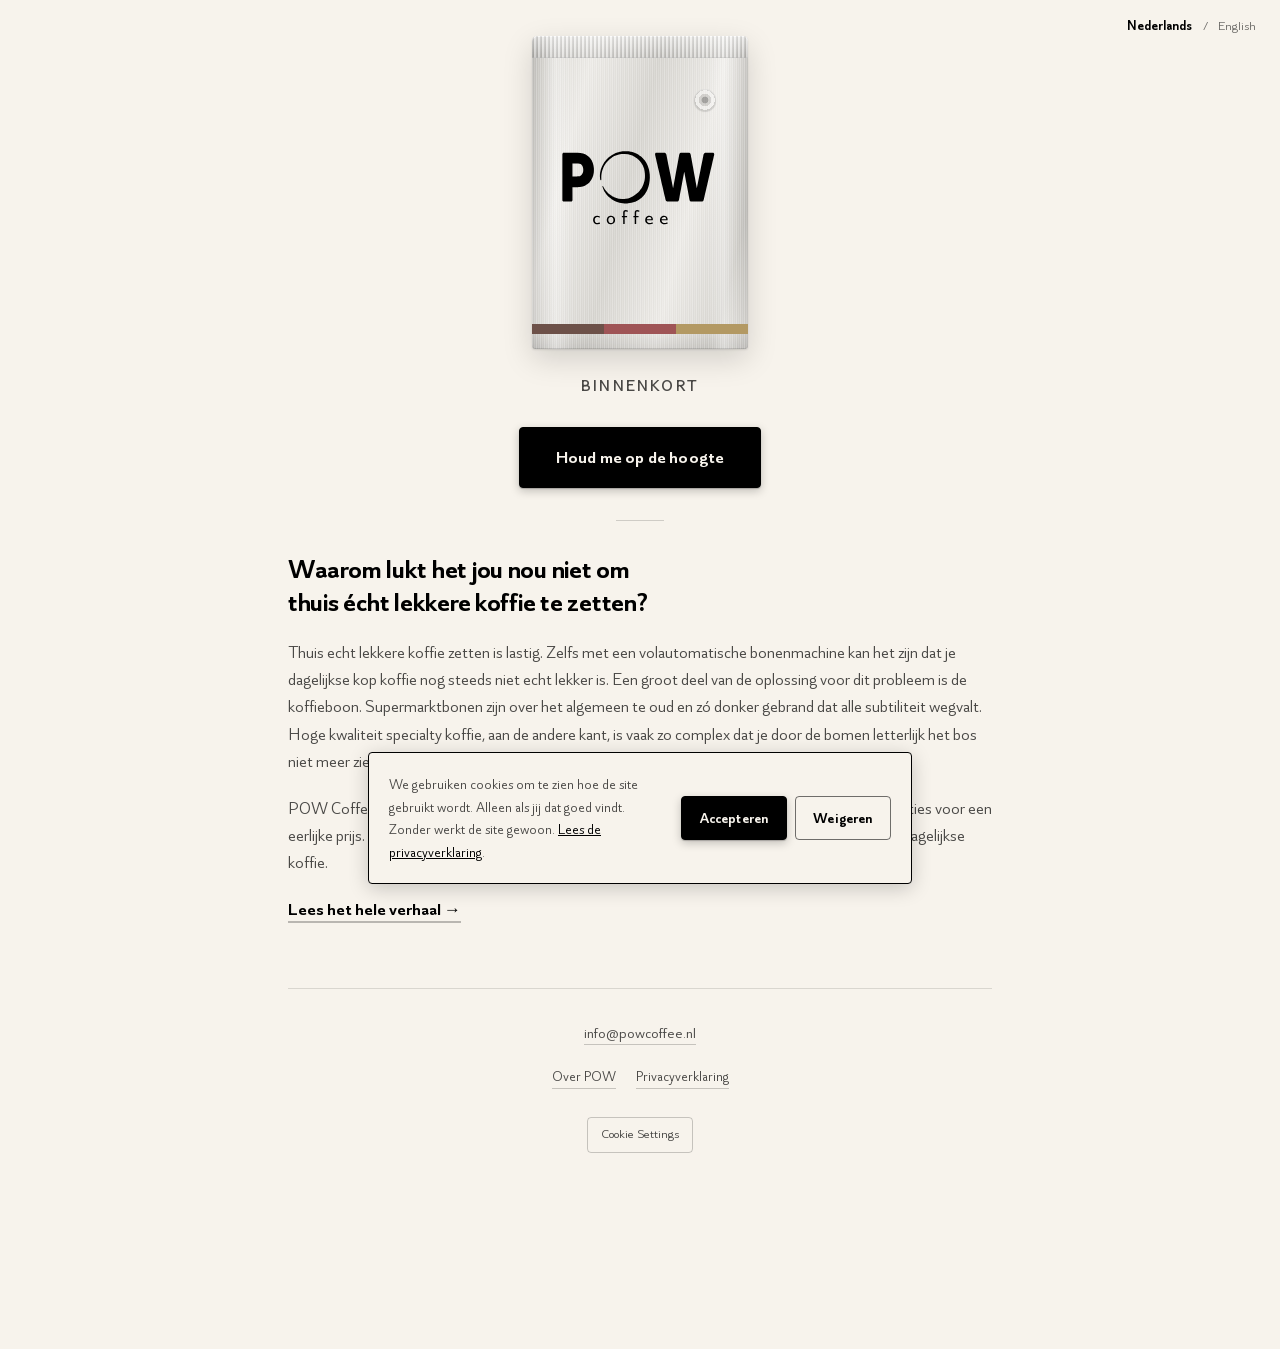
<file: index.html>
<!DOCTYPE html>
<html lang="nl">
<head>
<meta charset="utf-8">
<meta name="viewport" content="width=device-width, initial-scale=1">
<title>POW coffee — binnenkort</title>
<meta name="description" content="Verse, hoogwaardige koffie zonder complexe smaaknotities, voor een eerlijke prijs. Kies uit POW Krachtig, Rond en Fruitig. Binnenkort te bestellen.">
<link rel="icon" href="pow-mark-black.svg?v=34" type="image/svg+xml">

<meta property="og:type" content="website">
<meta property="og:title" content="POW coffee — binnenkort">
<meta property="og:description" content="Verse, hoogwaardige koffie zonder complexe smaaknotities. Kies uit POW Krachtig, Rond en Fruitig. Binnenkort.">
<meta property="og:url" content="https://powcoffee.nl/">
<meta property="og:locale" content="nl_NL">
<meta property="og:locale:alternate" content="en_GB">
<meta property="og:image" content="https://powcoffee.nl/og.png">
<meta property="og:image:type" content="image/png">
<meta property="og:image:width" content="1200">
<meta property="og:image:height" content="630">
<meta property="og:image:alt" content="POW coffee">
<meta name="twitter:card" content="summary_large_image">
<meta property="og:site_name" content="POW coffee">
<link rel="canonical" href="https://powcoffee.nl/">
<link rel="alternate" hreflang="nl" href="https://powcoffee.nl/">
<link rel="alternate" hreflang="en" href="https://powcoffee.nl/en/">
<link rel="alternate" hreflang="x-default" href="https://powcoffee.nl/">


<link rel="stylesheet" href="styles.css?v=34">


<script type="application/ld+json">
{
  "@context": "https://schema.org",
  "@type": "Organization",
  "@id": "https://powcoffee.nl/#organisatie",
  "name": "POW Coffee",
  "url": "https://powcoffee.nl/",
  "logo": "https://powcoffee.nl/pow-coffee-black.svg",
  "image": "https://powcoffee.nl/og.png",
  "email": "info@powcoffee.nl",
  "vatID": "NL005007658B67",
  "address": {
    "@type": "PostalAddress",
    "postOfficeBoxNumber": "4327",
    "postalCode": "3006 AH",
    "addressLocality": "Rotterdam",
    "addressCountry": "NL"
  }
}
</script>
</head>
<body>

<div class="utilbar utilbar--zwevend">
  <div class="lang" role="group" aria-label="Taal / Language">
    <a href="/" lang="nl" hreflang="nl" aria-current="true">Nederlands</a>
    <span class="lang__sep" aria-hidden="true">/</span>
    <a href="/en/" lang="en" hreflang="en">English</a>
  </div>
</div>

<main class="page">

  <section class="hero">

    <!-- Staande koffiezak volgens de RVS-richting uit de merkbrief: zilveren
         basiszak met een horizontale kleurbalk in de smaakfamiliekleuren als
         enige kleuraccent. De sealrand, zijvouwen en het ontgassingsventiel zijn
         decoratief en staan daarom op aria-hidden. -->
    <div class="pouch">
      <span class="pouch__seal" aria-hidden="true"></span>

      <h1 class="pouch__logo">
        <img src="pow-coffee-black.svg?v=34" alt="POW coffee" width="805" height="435">
      </h1>

      <span class="pouch__bar" aria-hidden="true">
        <span class="pouch__seg pouch__seg--krachtig"></span>
        <span class="pouch__seg pouch__seg--fruitig"></span>
        <span class="pouch__seg pouch__seg--rond"></span>
      </span>

      <span class="pouch__valve" aria-hidden="true"></span>
    </div>
    <p class="sr-only">Drie smaakfamilies: Krachtig, Fruitig en Rond.</p>

    <p class="tagline">Binnenkort</p>

    <button type="button" class="btn" id="open-form">Houd me op de hoogte</button>

  </section>

  <!-- Het verhaal is nu de waardevolste informatie die er is, dus het staat op
       de homepage en niet alleen achter een link onderaan. Dit is een kortere
       versie; het hele verhaal blijft op /over/ staan. -->
  <section class="verhaal" aria-labelledby="verhaal-kop">

    <h2 id="verhaal-kop">Waarom lukt het jou nou niet om thuis écht lekkere koffie te zetten?</h2>

    <p>
      Thuis echt lekkere koffie zetten is lastig. Zelfs met een volautomatische
      bonenmachine kan het zijn dat je dagelijkse kop koffie nog steeds niet echt
      lekker is. Een groot deel van de oplossing voor dit probleem is de
      koffieboon. Supermarktbonen zijn over het algemeen te oud en zó donker
      gebrand dat alle subtiliteit wegvalt. Hoge kwaliteit specialty koffie, aan
      de andere kant, is vaak zo complex dat je door de bomen letterlijk het bos
      niet meer ziet.
    </p>

    <p>
      POW Coffee zit precies op dit kruispunt: echt goede en verse koffie, zonder
      complexe smaaknotities voor een eerlijke prijs. Kies uit
      <strong>POW Krachtig</strong>, <strong>POW Rond</strong> en
      <strong>POW Fruitig</strong> en geniet weer echt van je dagelijkse koffie.
    </p>

    <p class="verhaal__meer">
      <a href="/over/">Lees het hele verhaal <span aria-hidden="true">&rarr;</span></a>
    </p>

  </section>

</main>

<footer class="pagefoot">

  <p class="contact"><a href="mailto:info@powcoffee.nl">info@powcoffee.nl</a></p>

  <nav class="pagelinks" aria-label="Paginanavigatie">
    <a href="/over/">Over POW</a>
    <a href="/privacy/">Privacyverklaring</a>
  </nav>

  <button type="button" class="btn-cookies" id="hs_show_banner_button">Cookie Settings</button>

</footer>

<!-- Cookiebanner. Staat er standaard in de HTML en wordt door script.js
     verborgen zodra er een keuze is gemaakt. Zo is hij meteen zichtbaar,
     ook voordat het script geladen is. -->
<div class="cookies" id="cookie-banner" role="dialog" aria-live="polite" aria-label="Cookies" hidden>
  <p class="cookies__text">
    We gebruiken cookies om te zien hoe de site gebruikt wordt. Alleen als jij
    dat goed vindt. Zonder werkt de site gewoon.
    <a href="/privacy/" target="_blank" rel="noopener">Lees de privacyverklaring</a>.
  </p>
  <div class="cookies__actions">
    <button type="button" class="btn btn--sm" id="cookie-accept">Accepteren</button>
    <button type="button" class="btn btn--sm btn--ghost" id="cookie-decline">Weigeren</button>
  </div>
</div>

<dialog class="modal" id="form-modal" aria-labelledby="modal-title">
  <div class="modal__head">
    <h2 class="modal__title" id="modal-title">Houd me op de hoogte</h2>
    <div class="modal__head-right">
      <!-- In de kop en niet onderaan: de kop blijft staan bij het scrollen,
           dus de link is altijd bereikbaar en kost geen extra hoogte.
           Nieuw tabblad, anders raakt een half ingevuld formulier kwijt. -->
      <a class="modal__privacy" href="/privacy/" target="_blank" rel="noopener">Privacyverklaring</a>
      <button type="button" class="modal__close" id="close-form" aria-label="Sluiten">&times;</button>
    </div>
  </div>

  <!-- HubSpot vult dit in zodra het script geladen is. Dat script wordt pas
       opgehaald bij de eerste klik op de knop, zodat er niets van HubSpot of
       reCAPTCHA laadt bij een gewoon paginabezoek. -->
  <div class="hs-form-frame" data-region="eu1" data-form-id="3313809b-ae9d-48c7-9a12-b1d08e2b3a7b" data-portal-id="149139429"></div>
</dialog>

<script src="script.js?v=34" defer></script>
</body>
</html>
</file>
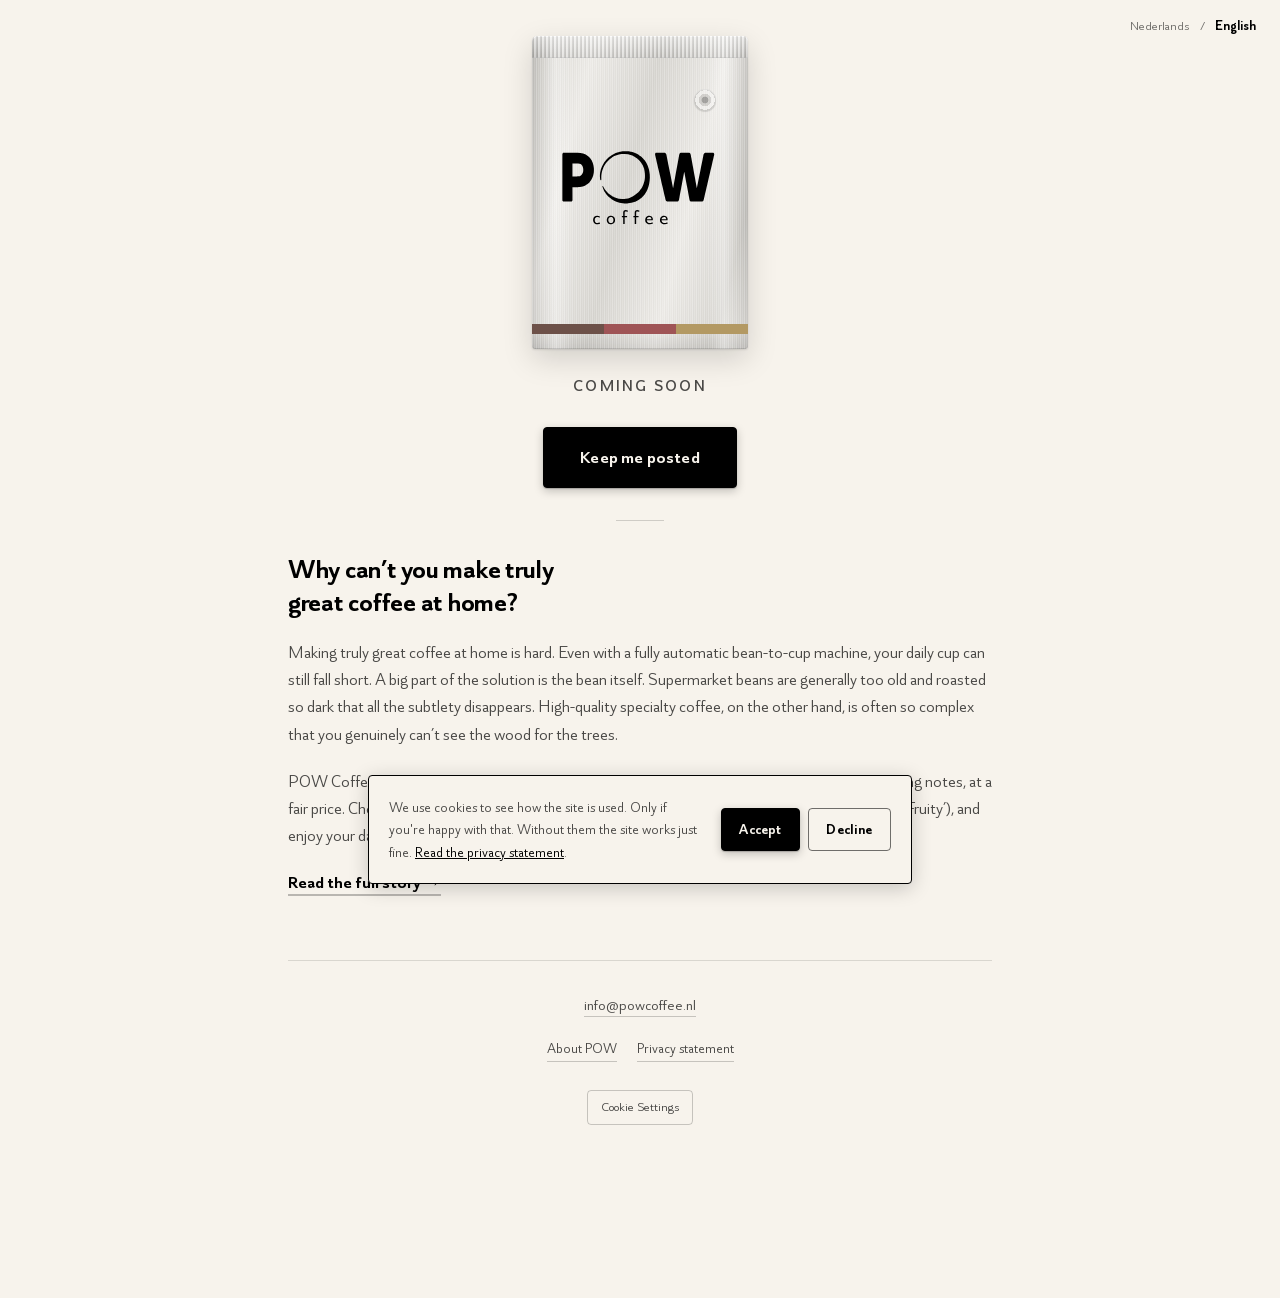
<file: en/index.html>
<!DOCTYPE html>
<html lang="en">
<head>
<meta charset="utf-8">
<meta name="viewport" content="width=device-width, initial-scale=1">
<title>POW coffee — coming soon</title>
<meta name="description" content="Fresh, high-quality coffee without complicated tasting notes, at a fair price. Choose from POW Krachtig, Rond and Fruitig. Coming soon.">
<link rel="icon" href="/pow-mark-black.svg?v=34" type="image/svg+xml">

<link rel="canonical" href="https://powcoffee.nl/en/">
<link rel="alternate" hreflang="nl" href="https://powcoffee.nl/">
<link rel="alternate" hreflang="en" href="https://powcoffee.nl/en/">
<link rel="alternate" hreflang="x-default" href="https://powcoffee.nl/">

<meta property="og:type" content="website">
<meta property="og:site_name" content="POW coffee">
<meta property="og:title" content="POW coffee — coming soon">
<meta property="og:description" content="Fresh, high-quality coffee without complicated tasting notes. Choose from POW Krachtig, Rond and Fruitig. Coming soon.">
<meta property="og:url" content="https://powcoffee.nl/en/">
<meta property="og:locale" content="en_GB">
<meta property="og:locale:alternate" content="nl_NL">
<meta property="og:image" content="https://powcoffee.nl/og.png">
<meta property="og:image:type" content="image/png">
<meta property="og:image:width" content="1200">
<meta property="og:image:height" content="630">
<meta property="og:image:alt" content="POW coffee">
<meta name="twitter:card" content="summary_large_image">

<link rel="stylesheet" href="/styles.css?v=34">

<script type="application/ld+json">
{
  "@context": "https://schema.org",
  "@type": "Organization",
  "@id": "https://powcoffee.nl/#organisatie",
  "name": "POW Coffee",
  "url": "https://powcoffee.nl/",
  "logo": "https://powcoffee.nl/pow-coffee-black.svg",
  "image": "https://powcoffee.nl/og.png",
  "email": "info@powcoffee.nl",
  "vatID": "NL005007658B67",
  "address": {
    "@type": "PostalAddress",
    "postOfficeBoxNumber": "4327",
    "postalCode": "3006 AH",
    "addressLocality": "Rotterdam",
    "addressCountry": "NL"
  }
}
</script>
</head>
<body>

<div class="utilbar utilbar--zwevend">
  <div class="lang" role="group" aria-label="Taal / Language">
    <a href="/" lang="nl" hreflang="nl">Nederlands</a>
    <span class="lang__sep" aria-hidden="true">/</span>
    <a href="/en/" lang="en" hreflang="en" aria-current="true">English</a>
  </div>
</div>

<main class="page">

  <section class="hero">

    <div class="pouch">
      <span class="pouch__seal" aria-hidden="true"></span>

      <h1 class="pouch__logo">
        <img src="/pow-coffee-black.svg?v=34" alt="POW coffee" width="805" height="435">
      </h1>

      <span class="pouch__bar" aria-hidden="true">
        <span class="pouch__seg pouch__seg--krachtig"></span>
        <span class="pouch__seg pouch__seg--fruitig"></span>
        <span class="pouch__seg pouch__seg--rond"></span>
      </span>

      <span class="pouch__valve" aria-hidden="true"></span>
    </div>
    <p class="sr-only">Three flavour families: Krachtig, Fruitig and Rond.</p>

    <p class="tagline">Coming soon</p>

    <button type="button" class="btn" id="open-form">Keep me posted</button>

  </section>

  <!-- Vertaling van de samenvatting op de Nederlandse homepage. Het hele
       verhaal staat op /en/about/. -->
  <section class="verhaal" aria-labelledby="verhaal-kop">

    <h2 id="verhaal-kop">Why can’t you make truly great coffee at home?</h2>

    <p>
      Making truly great coffee at home is hard. Even with a fully automatic
      bean-to-cup machine, your daily cup can still fall short. A big part of the
      solution is the bean itself. Supermarket beans are generally too old and
      roasted so dark that all the subtlety disappears. High-quality specialty
      coffee, on the other hand, is often so complex that you genuinely can’t see
      the wood for the trees.
    </p>

    <p>
      POW Coffee sits right at that crossroads: properly good, fresh coffee,
      without complicated tasting notes, at a fair price. Choose from
      <strong>POW <span lang="nl">Krachtig</span></strong> (‘Powerful’),
      <strong>POW <span lang="nl">Rond</span></strong> (‘Round’) and
      <strong>POW <span lang="nl">Fruitig</span></strong> (‘Fruity’), and enjoy your
      daily coffee again.
    </p>

    <p class="verhaal__meer">
      <a href="/en/about/">Read the full story <span aria-hidden="true">&rarr;</span></a>
    </p>

  </section>

</main>

<footer class="pagefoot">

  <p class="contact"><a href="mailto:info@powcoffee.nl">info@powcoffee.nl</a></p>

  <nav class="pagelinks" aria-label="Page navigation">
    <a href="/en/about/">About POW</a>
    <a href="/en/privacy/">Privacy statement</a>
  </nav>

  <button type="button" class="btn-cookies" id="hs_show_banner_button">Cookie Settings</button>

</footer>

<div class="cookies" id="cookie-banner" role="dialog" aria-live="polite" aria-label="Cookies" hidden>
  <p class="cookies__text">
    We use cookies to see how the site is used. Only if you're happy with that.
    Without them the site works just fine.
    <a href="/en/privacy/" target="_blank" rel="noopener">Read the privacy statement</a>.
  </p>
  <div class="cookies__actions">
    <button type="button" class="btn btn--sm" id="cookie-accept">Accept</button>
    <button type="button" class="btn btn--sm btn--ghost" id="cookie-decline">Decline</button>
  </div>
</div>

<dialog class="modal" id="form-modal" aria-labelledby="modal-title">
  <div class="modal__head">
    <h2 class="modal__title" id="modal-title">Keep me posted</h2>
    <div class="modal__head-right">
      <a class="modal__privacy" href="/en/privacy/" target="_blank" rel="noopener">Privacy statement</a>
      <button type="button" class="modal__close" id="close-form" aria-label="Close">&times;</button>
    </div>
  </div>

  <!-- LET OP: dit HubSpot-formulier is Nederlandstalig. Zie de README:
       een Engelse bezoeker krijgt hier nu Nederlandse velden en
       toestemmingsteksten. Maak een tweede formulier in HubSpot en zet het
       form-id hieronder om. -->
  <div class="hs-form-frame" data-region="eu1" data-form-id="3313809b-ae9d-48c7-9a12-b1d08e2b3a7b" data-portal-id="149139429"></div>
</dialog>

<script src="/script.js?v=34" defer></script>
</body>
</html>
</file>
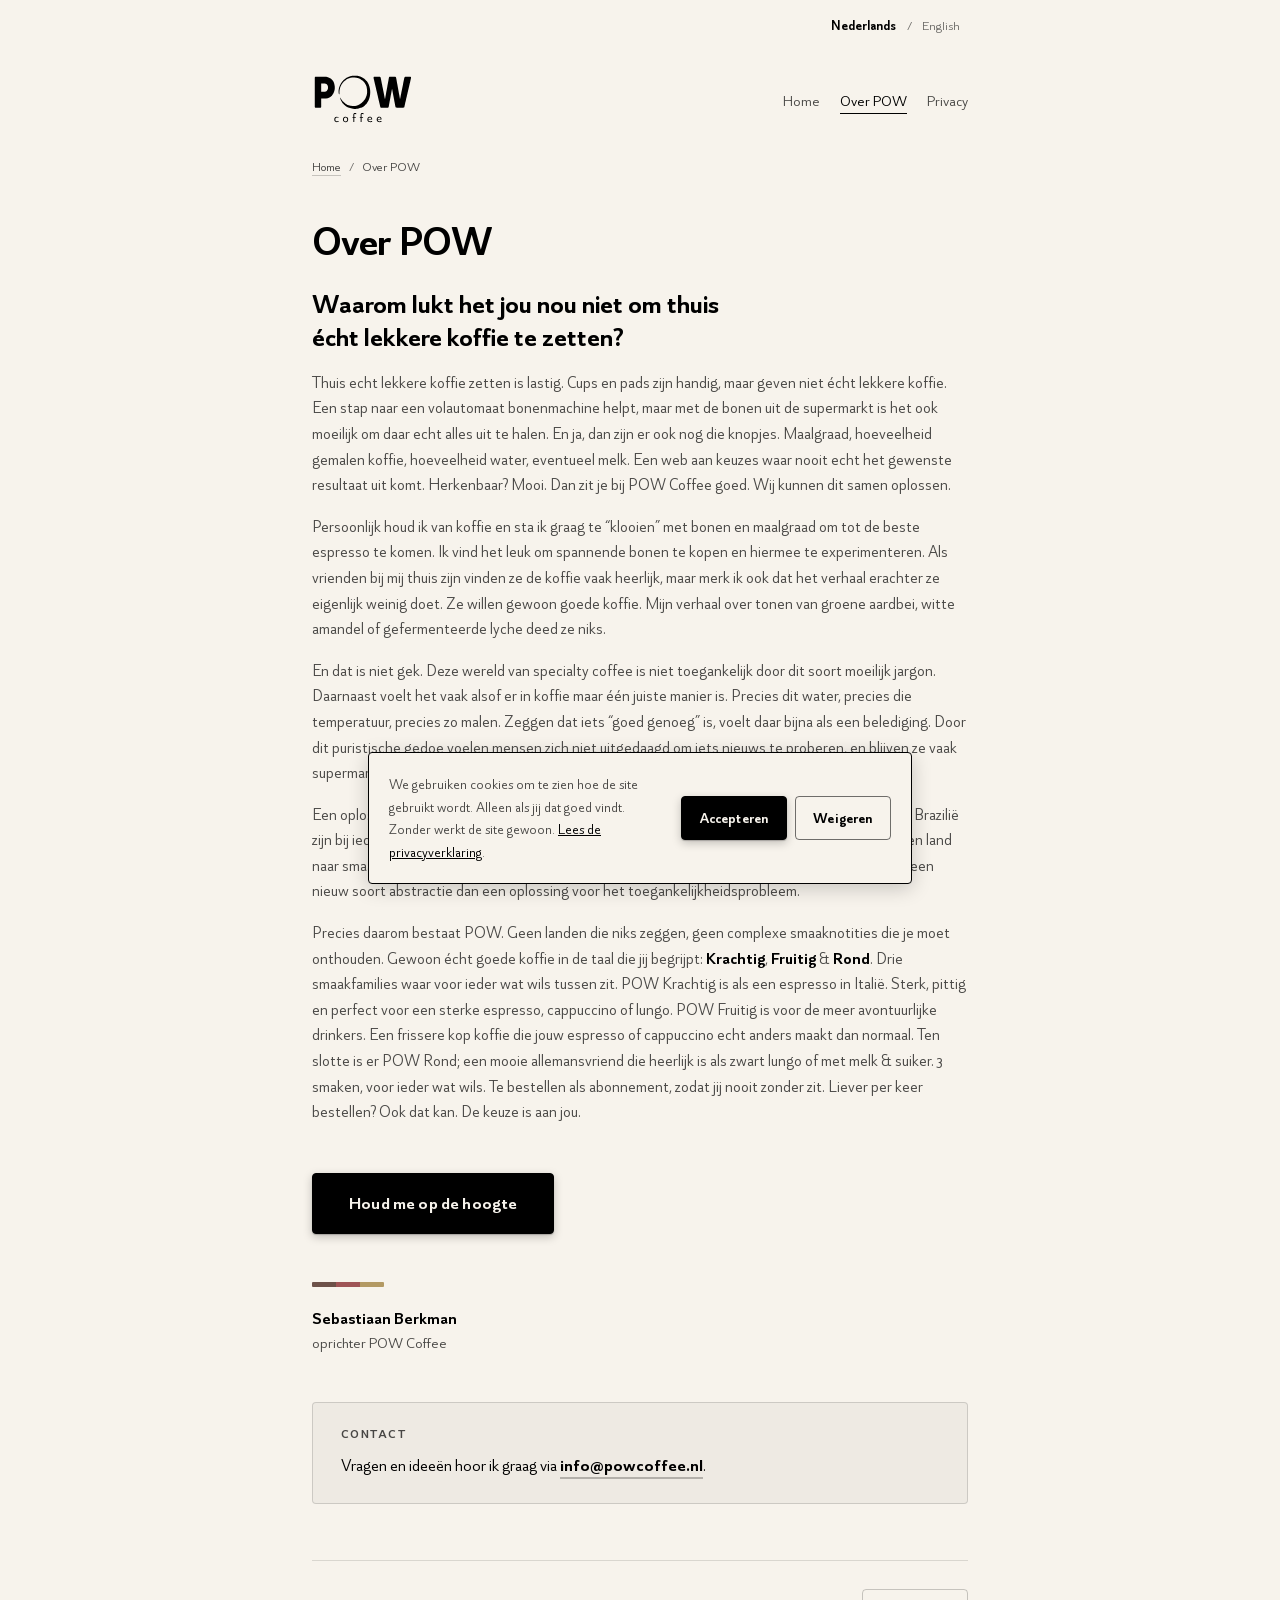
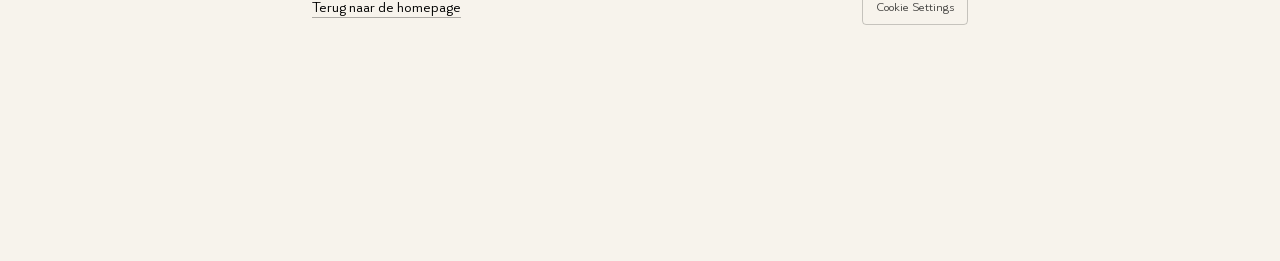
<file: over/index.html>
<!DOCTYPE html>
<html lang="nl">
<head>
<meta charset="utf-8">
<meta name="viewport" content="width=device-width, initial-scale=1">

<title>Over POW — waarom koffie thuis zetten zo lastig is</title>
<meta name="description" content="Waarom lukt het thuis niet om écht lekkere koffie te zetten? Over jargon, origins die niets zeggen, en waarom POW kiest voor drie smaakfamilies: Krachtig, Fruitig en Rond.">

<meta name="robots" content="index, follow">

<link rel="canonical" href="https://powcoffee.nl/over/">
<link rel="alternate" hreflang="nl" href="https://powcoffee.nl/over/">
<link rel="alternate" hreflang="en" href="https://powcoffee.nl/en/about/">
<link rel="alternate" hreflang="x-default" href="https://powcoffee.nl/over/">
<link rel="icon" href="/pow-mark-black.svg?v=34" type="image/svg+xml">

<meta property="og:type" content="website">
<meta property="og:site_name" content="POW coffee">
<meta property="og:title" content="Over POW — waarom koffie thuis zetten zo lastig is">
<meta property="og:description" content="Over jargon, origins die niets zeggen, en waarom POW kiest voor drie smaakfamilies.">
<meta property="og:url" content="https://powcoffee.nl/over/">
<meta property="og:locale" content="nl_NL">
<meta property="og:locale:alternate" content="en_GB">
<meta property="og:image" content="https://powcoffee.nl/og.png">
<meta property="og:image:type" content="image/png">
<meta property="og:image:width" content="1200">
<meta property="og:image:height" content="630">
<meta property="og:image:alt" content="POW coffee">
<meta name="twitter:card" content="summary_large_image">

<link rel="stylesheet" href="/styles.css?v=34">

<script type="application/ld+json">
{
  "@context": "https://schema.org",
  "@graph": [
    {
      "@type": "Organization",
      "@id": "https://powcoffee.nl/#organisatie",
      "name": "POW Coffee",
      "url": "https://powcoffee.nl/",
      "logo": "https://powcoffee.nl/pow-coffee-black.svg",
      "image": "https://powcoffee.nl/og.png",
      "email": "info@powcoffee.nl",
      "vatID": "NL005007658B67",
      "address": {
        "@type": "PostalAddress",
        "postOfficeBoxNumber": "4327",
        "postalCode": "3006 AH",
        "addressLocality": "Rotterdam",
        "addressCountry": "NL"
      }
    },
    {
      "@type": "AboutPage",
      "@id": "https://powcoffee.nl/over/#pagina",
      "url": "https://powcoffee.nl/over/",
      "name": "Over POW",
      "inLanguage": "nl-NL",
      "isPartOf": { "@id": "https://powcoffee.nl/#organisatie" },
      "about": { "@id": "https://powcoffee.nl/#organisatie" }
    },
    {
      "@type": "BreadcrumbList",
      "itemListElement": [
        { "@type": "ListItem", "position": 1, "name": "Home", "item": "https://powcoffee.nl/" },
        { "@type": "ListItem", "position": 2, "name": "Over POW" }
      ]
    }
  ]
}
</script>
</head>
<body>

<a class="sr-only" href="#inhoud">Naar de inhoud</a>

<div class="utilbar">
  <div class="lang" role="group" aria-label="Taal / Language">
    <a href="/over/" lang="nl" hreflang="nl" aria-current="true">Nederlands</a>
    <span class="lang__sep" aria-hidden="true">/</span>
    <a href="/en/about/" lang="en" hreflang="en">English</a>
  </div>
</div>

<header class="site-head">
  <a class="site-head__logo" href="/" aria-label="POW coffee, naar de homepage">
    <img src="/pow-coffee-black.svg?v=34" alt="POW coffee" width="805" height="435">
  </a>
  <nav class="site-nav" aria-label="Hoofdnavigatie">
    <ul>
      <li><a href="/">Home</a></li>
      <li><a href="/over/" aria-current="page">Over POW</a></li>
      <li><a href="/privacy/">Privacy</a></li>
    </ul>
  </nav>
</header>

<nav class="crumbs" aria-label="Kruimelpad">
  <ol>
    <li><a href="/">Home</a></li>
    <li aria-current="page">Over POW</li>
  </ol>
</nav>

<main class="doc" id="inhoud">

  <h1>Over POW</h1>

  <h2 class="doc__vraag">Waarom lukt het jou nou niet om thuis écht lekkere koffie te zetten?</h2>

  <p>
    Thuis echt lekkere koffie zetten is lastig. Cups en pads zijn handig, maar
    geven niet écht lekkere koffie. Een stap naar een volautomaat bonenmachine
    helpt, maar met de bonen uit de supermarkt is het ook moeilijk om daar echt
    alles uit te halen. En ja, dan zijn er ook nog die knopjes. Maalgraad,
    hoeveelheid gemalen koffie, hoeveelheid water, eventueel melk. Een web aan
    keuzes waar nooit echt het gewenste resultaat uit komt. Herkenbaar? Mooi. Dan
    zit je bij POW Coffee goed. Wij kunnen dit samen oplossen.
  </p>

  <p>
    Persoonlijk houd ik van koffie en sta ik graag te “klooien” met bonen en
    maalgraad om tot de beste espresso te komen. Ik vind het leuk om spannende
    bonen te kopen en hiermee te experimenteren. Als vrienden bij mij thuis zijn
    vinden ze de koffie vaak heerlijk, maar merk ik ook dat het verhaal erachter
    ze eigenlijk weinig doet. Ze willen gewoon goede koffie. Mijn verhaal over
    tonen van groene aardbei, witte amandel of gefermenteerde lyche deed ze niks.
  </p>

  <p>
    En dat is niet gek. Deze wereld van specialty coffee is niet toegankelijk
    door dit soort moeilijk jargon. Daarnaast voelt het vaak alsof er in koffie
    maar één juiste manier is. Precies dit water, precies die temperatuur,
    precies zo malen. Zeggen dat iets “goed genoeg” is, voelt daar bijna als een
    belediging. Door dit puristische gedoe voelen mensen zich niet uitgedaagd om
    iets nieuws te proberen, en blijven ze vaak supermarktkoffie drinken die “wel
    oké” is.
  </p>

  <p>
    Een oplossing die hiervoor bedacht is, is het praten over origins. Bonen uit
    Ethiopië, Colombia en Brazilië zijn bij iedere koffiespeciaalzaak te halen.
    Niemand heeft mij echter ooit kunnen vertellen waar een land naar smaakt. Het
    zegt niks, en de gemiddelde consument is er niet mee geholpen. Het is eerder
    een nieuw soort abstractie dan een oplossing voor het
    toegankelijkheidsprobleem.
  </p>

  <p>
    Precies daarom bestaat POW. Geen landen die niks zeggen, geen complexe
    smaaknotities die je moet onthouden. Gewoon écht goede koffie in de taal die
    jij begrijpt: <strong>Krachtig</strong>, <strong>Fruitig</strong> &amp;
    <strong>Rond</strong>. Drie smaakfamilies waar voor ieder wat wils tussen
    zit. POW Krachtig is als een espresso in Italië. Sterk, pittig en perfect
    voor een sterke espresso, cappuccino of lungo. POW Fruitig is voor de meer
    avontuurlijke drinkers. Een frissere kop koffie die jouw espresso of
    cappuccino echt anders maakt dan normaal. Ten slotte is er POW Rond; een
    mooie allemansvriend die heerlijk is als zwart lungo of met melk &amp;
    suiker. 3 smaken, voor ieder wat wils. Te bestellen als abonnement, zodat jij
    nooit zonder zit. Liever per keer bestellen? Ook dat kan. De keuze is aan
    jou.
  </p>

  <!-- Dezelfde knop, hetzelfde venster en dezelfde HubSpot-lijst als op de
       homepage. Hier aan het eind van het verhaal: wie het uitgelezen heeft is
       het meest geneigd zich aan te melden. -->
  <div class="cta">
    <button type="button" class="btn" id="open-form">Houd me op de hoogte</button>
  </div>

  <p class="doc__ondertekening">
    Sebastiaan Berkman
    <span>oprichter POW Coffee</span>
  </p>

  <aside class="callout">
    <h2>Contact</h2>
    <p>Vragen en ideeën hoor ik graag via
      <a href="mailto:info@powcoffee.nl">info@powcoffee.nl</a>.</p>
  </aside>

  <div class="doc__voet">
    <p class="doc__back"><a href="/">Terug naar de homepage</a></p>
    <button type="button" class="btn-cookies" id="hs_show_banner_button">Cookie Settings</button>
  </div>

</main>

<!-- Cookiebanner. Staat er standaard in de HTML en wordt door script.js
     verborgen zodra er een keuze is gemaakt. Zo is hij meteen zichtbaar,
     ook voordat het script geladen is. -->
<div class="cookies" id="cookie-banner" role="dialog" aria-live="polite" aria-label="Cookies" hidden>
  <p class="cookies__text">
    We gebruiken cookies om te zien hoe de site gebruikt wordt. Alleen als jij
    dat goed vindt. Zonder werkt de site gewoon.
    <a href="/privacy/" target="_blank" rel="noopener">Lees de privacyverklaring</a>.
  </p>
  <div class="cookies__actions">
    <button type="button" class="btn btn--sm" id="cookie-accept">Accepteren</button>
    <button type="button" class="btn btn--sm btn--ghost" id="cookie-decline">Weigeren</button>
  </div>
</div>

<dialog class="modal" id="form-modal" aria-labelledby="modal-title">
  <div class="modal__head">
    <h2 class="modal__title" id="modal-title">Houd me op de hoogte</h2>
    <div class="modal__head-right">
      <a class="modal__privacy" href="/privacy/" target="_blank" rel="noopener">Privacyverklaring</a>
      <button type="button" class="modal__close" id="close-form" aria-label="Sluiten">&times;</button>
    </div>
  </div>

  <!-- Zelfde formulier-id als op de homepage: aanmeldingen komen in dezelfde
       HubSpot-lijst terecht. -->
  <div class="hs-form-frame" data-region="eu1" data-form-id="3313809b-ae9d-48c7-9a12-b1d08e2b3a7b" data-portal-id="149139429"></div>
</dialog>

<script src="/script.js?v=34" defer></script>
</body>
</html>
</file>
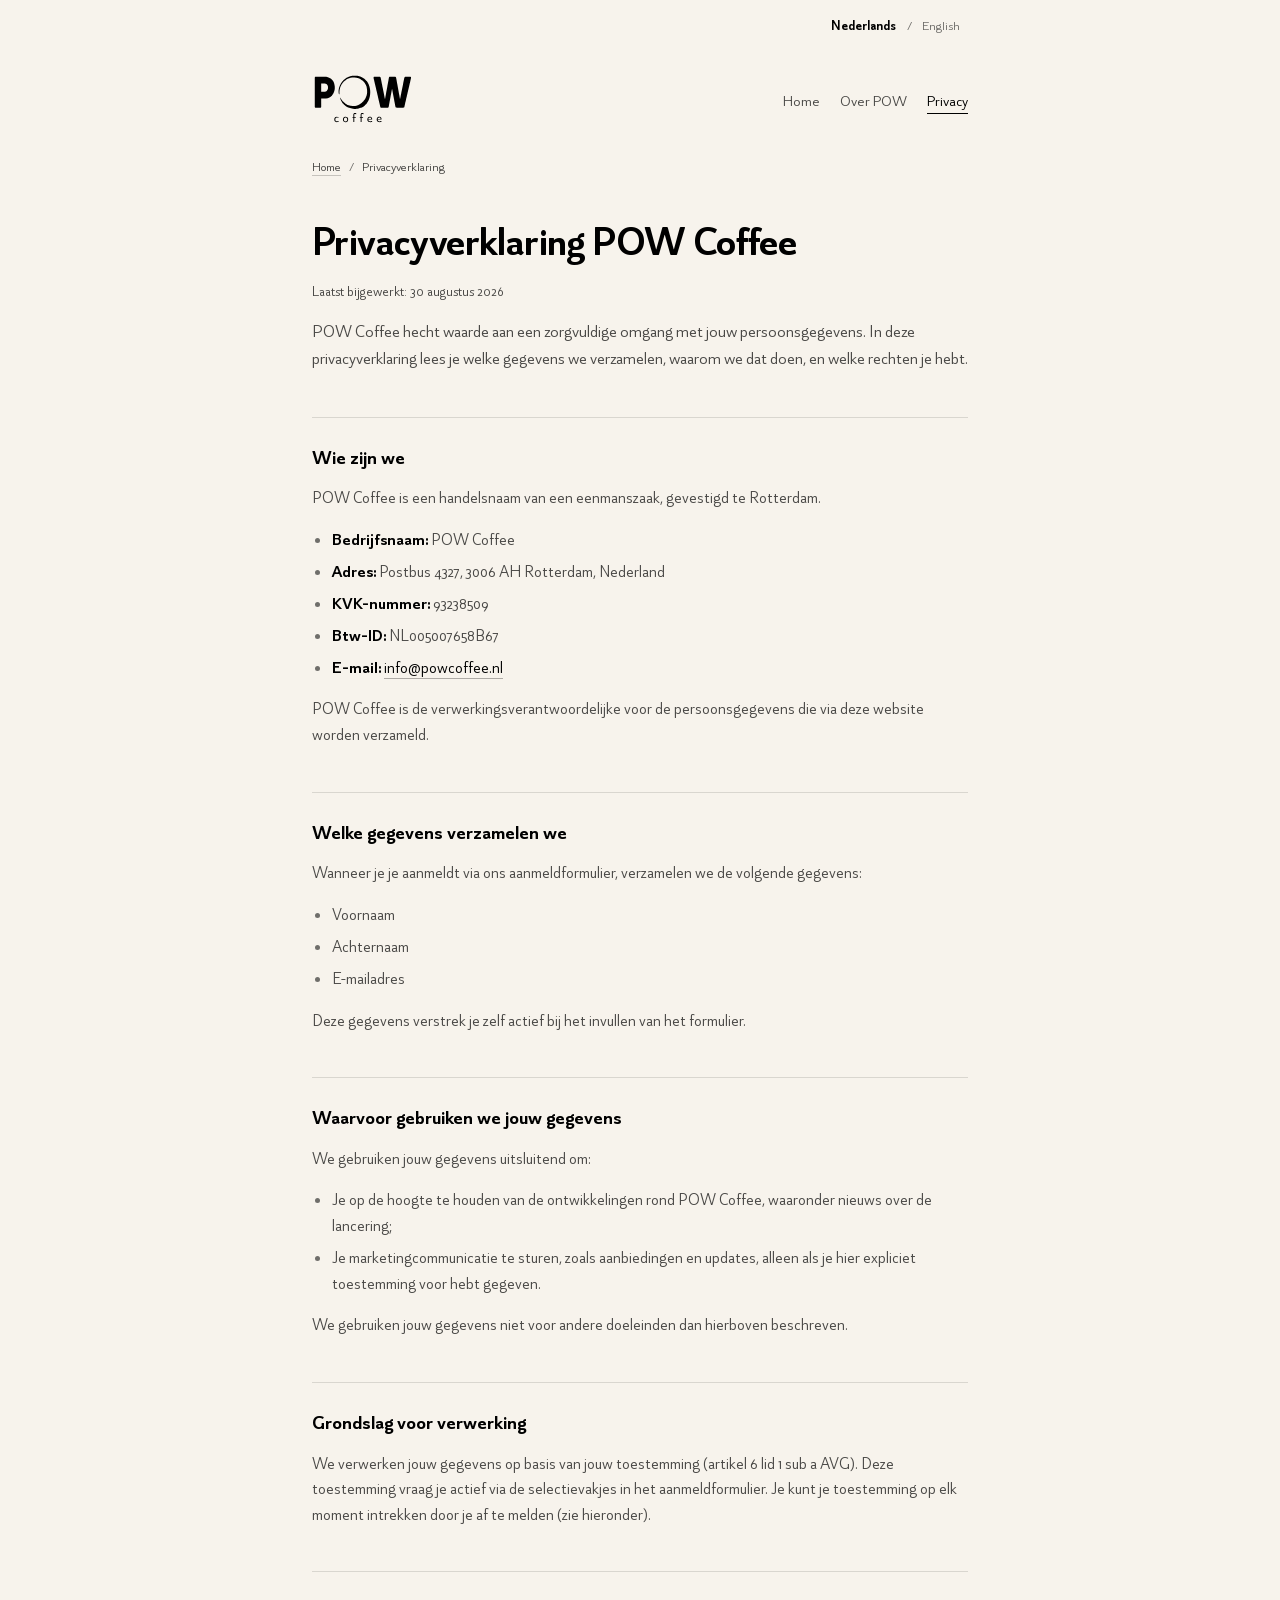
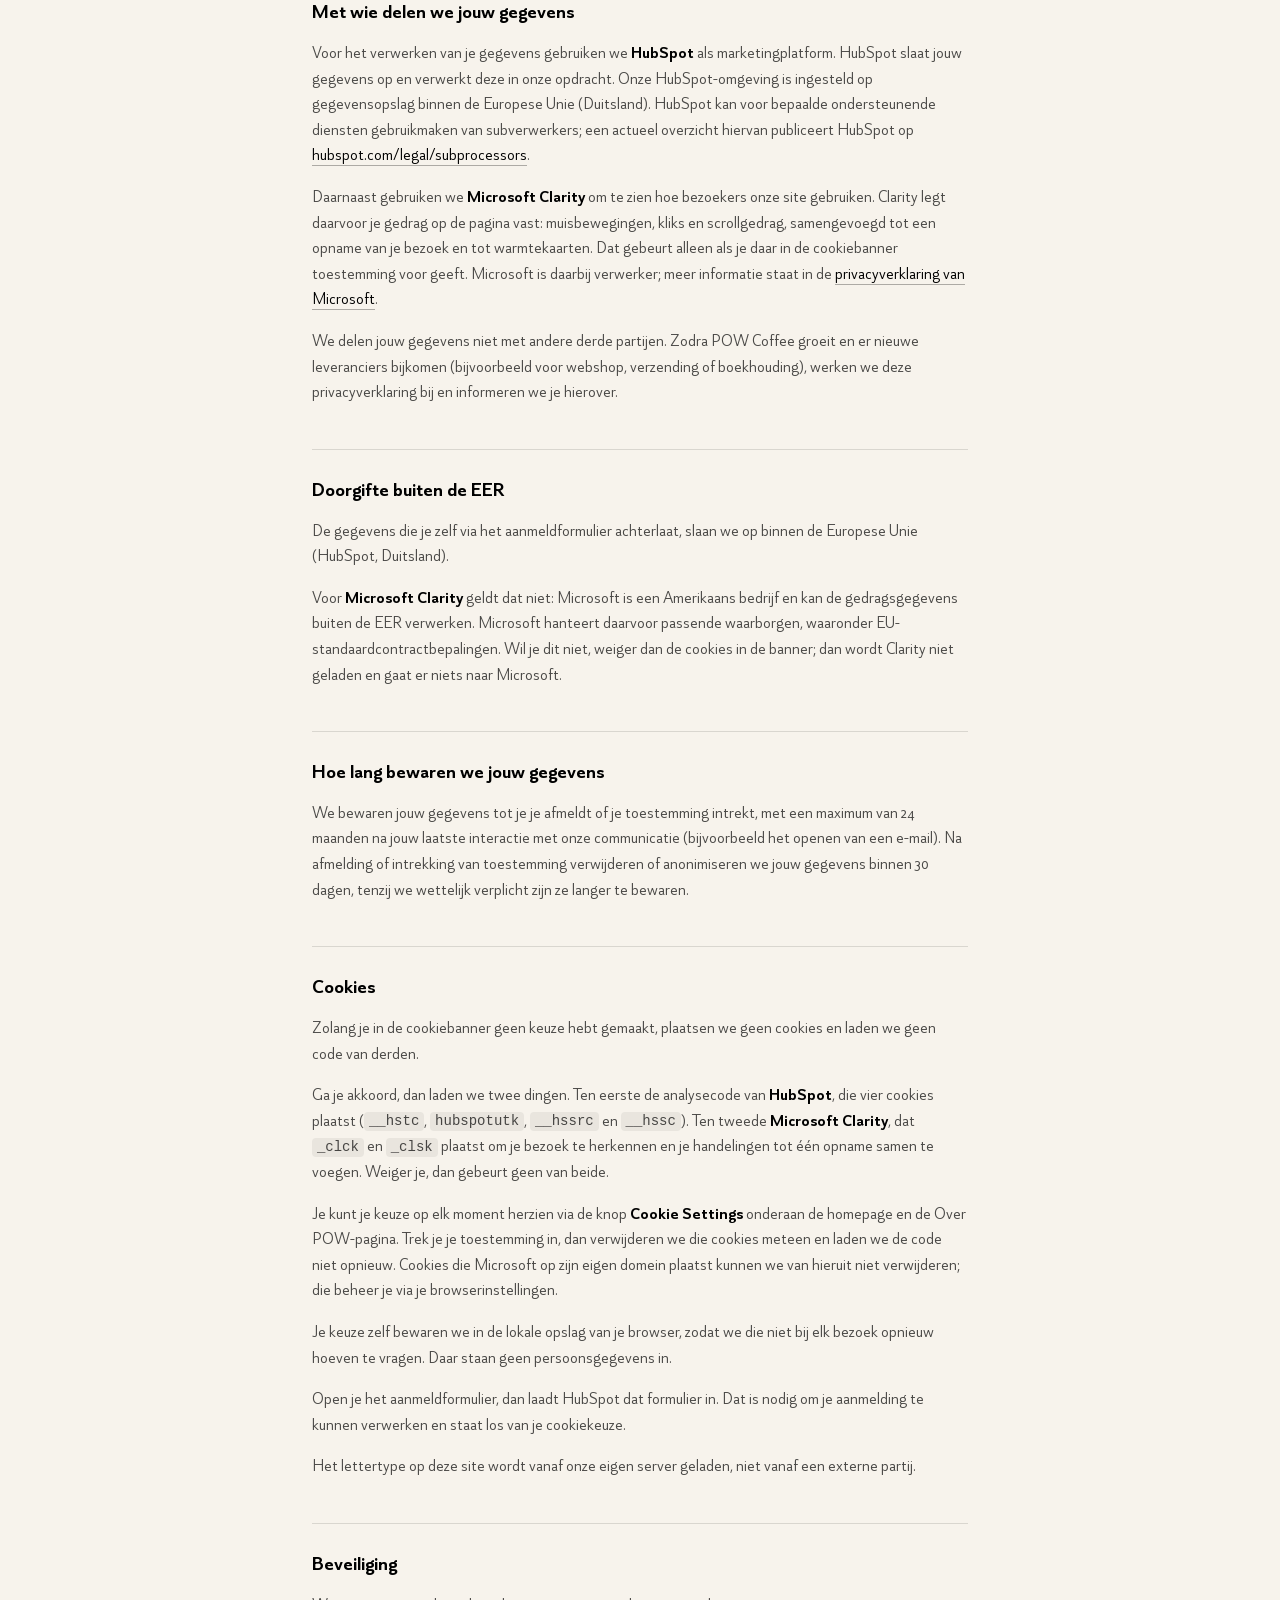
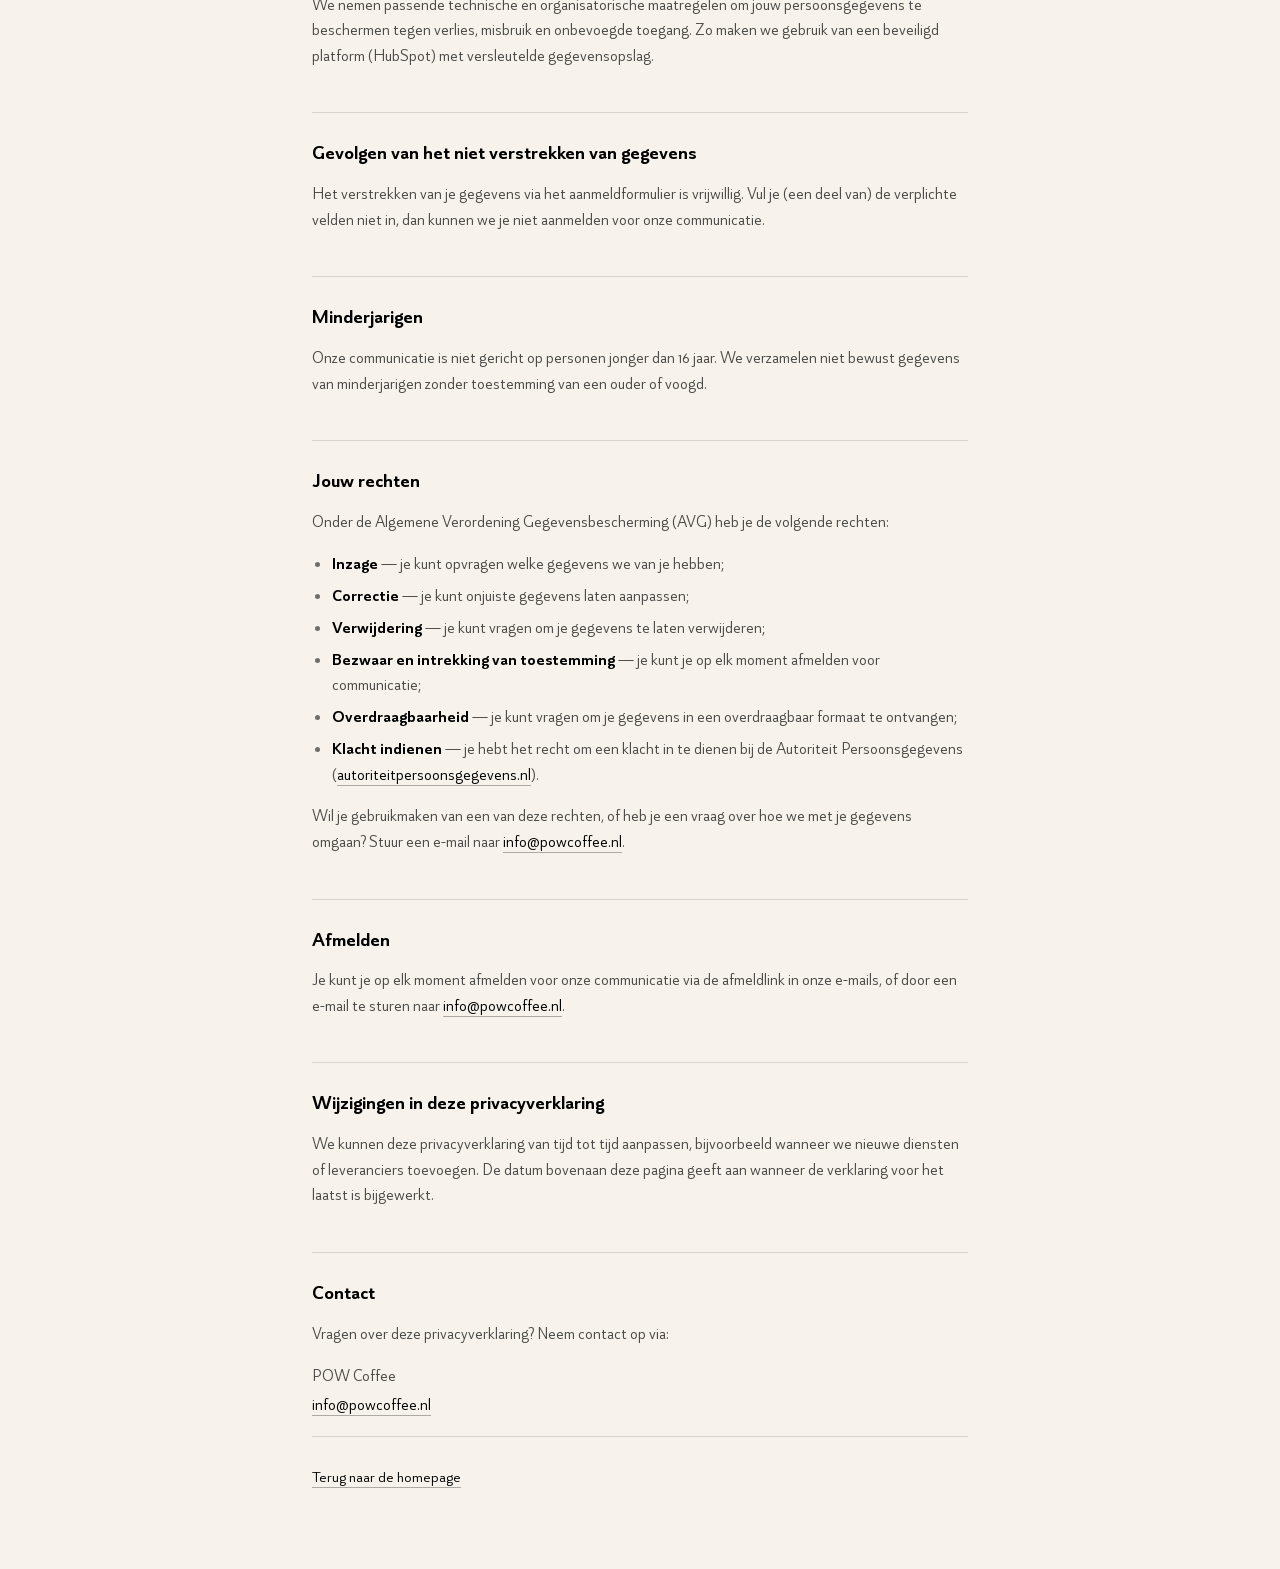
<file: privacy/index.html>
<!DOCTYPE html>
<html lang="nl">
<head>
<meta charset="utf-8">
<meta name="viewport" content="width=device-width, initial-scale=1">
<title>Privacyverklaring — POW coffee</title>
<meta name="description" content="Privacyverklaring van POW Coffee: welke gegevens we verzamelen, waarom, en welke rechten je hebt.">
<link rel="icon" href="/pow-mark-black.svg?v=34" type="image/svg+xml">
<meta name="robots" content="index, follow">
<link rel="canonical" href="https://powcoffee.nl/privacy/">
<link rel="alternate" hreflang="nl" href="https://powcoffee.nl/privacy/">
<link rel="alternate" hreflang="en" href="https://powcoffee.nl/en/privacy/">
<link rel="alternate" hreflang="x-default" href="https://powcoffee.nl/privacy/">

<meta property="og:type" content="article">
<meta property="og:site_name" content="POW coffee">
<meta property="og:title" content="Privacyverklaring — POW coffee">
<meta property="og:description" content="Welke gegevens we verzamelen, waarom, en welke rechten je hebt.">
<meta property="og:url" content="https://powcoffee.nl/privacy/">
<meta property="og:locale" content="nl_NL">
<meta property="og:locale:alternate" content="en_GB">
<meta property="og:image" content="https://powcoffee.nl/og.png">


<link rel="stylesheet" href="/styles.css?v=34">

<script type="application/ld+json">
{
  "@context": "https://schema.org",
  "@type": "BreadcrumbList",
  "itemListElement": [
    { "@type": "ListItem", "position": 1, "name": "Home", "item": "https://powcoffee.nl/" },
    { "@type": "ListItem", "position": 2, "name": "Privacyverklaring" }
  ]
}
</script>
</head>
<body>

<a class="sr-only" href="#inhoud">Naar de inhoud</a>

<div class="utilbar">
  <div class="lang" role="group" aria-label="Taal / Language">
    <a href="/privacy/" lang="nl" hreflang="nl" aria-current="true">Nederlands</a>
    <span class="lang__sep" aria-hidden="true">/</span>
    <a href="/en/privacy/" lang="en" hreflang="en">English</a>
  </div>
</div>

<header class="site-head">
  <a class="site-head__logo" href="/" aria-label="POW coffee, naar de homepage">
    <img src="/pow-coffee-black.svg?v=34" alt="POW coffee" width="805" height="435">
  </a>
  <nav class="site-nav" aria-label="Hoofdnavigatie">
    <ul>
      <li><a href="/">Home</a></li>
        <li><a href="/over/">Over POW</a></li>
      <li><a href="/privacy/" aria-current="page">Privacy</a></li>
    </ul>
  </nav>
</header>

<nav class="crumbs" aria-label="Kruimelpad">
  <ol>
    <li><a href="/">Home</a></li>
    <li aria-current="page">Privacyverklaring</li>
  </ol>
</nav>

<main class="doc" id="inhoud">

  <h1>Privacyverklaring POW Coffee</h1>
  <p class="doc__meta">Laatst bijgewerkt: 30 augustus 2026</p>

  <p class="doc__lead">
    POW Coffee hecht waarde aan een zorgvuldige omgang met jouw persoonsgegevens.
    In deze privacyverklaring lees je welke gegevens we verzamelen, waarom we dat
    doen, en welke rechten je hebt.
  </p>

  <h2>Wie zijn we</h2>
  <p>POW Coffee is een handelsnaam van een eenmanszaak, gevestigd te Rotterdam.</p>
  <ul>
    <li><strong>Bedrijfsnaam:</strong> POW Coffee</li>
    <li><strong>Adres:</strong> Postbus 4327, 3006 AH Rotterdam, Nederland</li>
    <li><strong>KVK-nummer:</strong> 93238509</li>
    <li><strong>Btw-ID:</strong> NL005007658B67</li>
    <li><strong>E-mail:</strong> <a href="mailto:info@powcoffee.nl">info@powcoffee.nl</a></li>
  </ul>
  <p>
    POW Coffee is de verwerkingsverantwoordelijke voor de persoonsgegevens die via
    deze website worden verzameld.
  </p>

  <h2>Welke gegevens verzamelen we</h2>
  <p>Wanneer je je aanmeldt via ons aanmeldformulier, verzamelen we de volgende gegevens:</p>
  <ul>
    <li>Voornaam</li>
    <li>Achternaam</li>
    <li>E-mailadres</li>
  </ul>
  <p>Deze gegevens verstrek je zelf actief bij het invullen van het formulier.</p>

  <h2>Waarvoor gebruiken we jouw gegevens</h2>
  <p>We gebruiken jouw gegevens uitsluitend om:</p>
  <ul>
    <li>Je op de hoogte te houden van de ontwikkelingen rond POW Coffee, waaronder nieuws over de lancering;</li>
    <li>Je marketingcommunicatie te sturen, zoals aanbiedingen en updates, alleen als je hier expliciet toestemming voor hebt gegeven.</li>
  </ul>
  <p>We gebruiken jouw gegevens niet voor andere doeleinden dan hierboven beschreven.</p>

  <h2>Grondslag voor verwerking</h2>
  <p>
    We verwerken jouw gegevens op basis van jouw toestemming (artikel 6 lid 1 sub a
    AVG). Deze toestemming vraag je actief via de selectievakjes in het
    aanmeldformulier. Je kunt je toestemming op elk moment intrekken door je af te
    melden (zie hieronder).
  </p>

  <h2>Met wie delen we jouw gegevens</h2>
  <p>
    Voor het verwerken van je gegevens gebruiken we <strong>HubSpot</strong> als
    marketingplatform. HubSpot slaat jouw gegevens op en verwerkt deze in onze
    opdracht. Onze HubSpot-omgeving is ingesteld op gegevensopslag binnen de
    Europese Unie (Duitsland). HubSpot kan voor bepaalde ondersteunende
    diensten gebruikmaken van subverwerkers; een actueel overzicht hiervan
    publiceert HubSpot op
    <a href="https://www.hubspot.com/legal/subprocessors" rel="noopener">hubspot.com/legal/subprocessors</a>.
  </p>
  <p>
    Daarnaast gebruiken we <strong>Microsoft Clarity</strong> om te zien hoe
    bezoekers onze site gebruiken. Clarity legt daarvoor je gedrag op de pagina
    vast: muisbewegingen, kliks en scrollgedrag, samengevoegd tot een opname van
    je bezoek en tot warmtekaarten. Dat gebeurt alleen als je daar in de
    cookiebanner toestemming voor geeft. Microsoft is daarbij verwerker; meer
    informatie staat in de
    <a href="https://privacy.microsoft.com/privacystatement" rel="noopener">privacyverklaring van Microsoft</a>.
  </p>
  <p>
    We delen jouw gegevens niet met andere derde partijen. Zodra POW Coffee groeit
    en er nieuwe leveranciers bijkomen (bijvoorbeeld voor webshop, verzending of
    boekhouding), werken we deze privacyverklaring bij en informeren we je hierover.
  </p>

  <h2>Doorgifte buiten de EER</h2>
  <p>
    De gegevens die je zelf via het aanmeldformulier achterlaat, slaan we op
    binnen de Europese Unie (HubSpot, Duitsland).
  </p>
  <p>
    Voor <strong>Microsoft Clarity</strong> geldt dat niet: Microsoft is een
    Amerikaans bedrijf en kan de gedragsgegevens buiten de EER verwerken.
    Microsoft hanteert daarvoor passende waarborgen, waaronder
    EU-standaardcontractbepalingen. Wil je dit niet, weiger dan de cookies in de
    banner; dan wordt Clarity niet geladen en gaat er niets naar Microsoft.
  </p>

  <h2>Hoe lang bewaren we jouw gegevens</h2>
  <p>
    We bewaren jouw gegevens tot je je afmeldt of je toestemming intrekt, met een
    maximum van 24 maanden na jouw laatste interactie met onze communicatie
    (bijvoorbeeld het openen van een e-mail). Na afmelding of intrekking van
    toestemming verwijderen of anonimiseren we jouw gegevens binnen 30 dagen, tenzij
    we wettelijk verplicht zijn ze langer te bewaren.
  </p>

  <h2>Cookies</h2>
  <p>
    Zolang je in de cookiebanner geen keuze hebt gemaakt, plaatsen we geen cookies
    en laden we geen code van derden.
  </p>
  <p>
    Ga je akkoord, dan laden we twee dingen. Ten eerste de analysecode van
    <strong>HubSpot</strong>, die vier cookies plaatst (<code>__hstc</code>,
    <code>hubspotutk</code>, <code>__hssrc</code> en <code>__hssc</code>). Ten
    tweede <strong>Microsoft Clarity</strong>, dat <code>_clck</code> en
    <code>_clsk</code> plaatst om je bezoek te herkennen en je handelingen tot
    één opname samen te voegen. Weiger je, dan gebeurt geen van beide.
  </p>
  <p>
    Je kunt je keuze op elk moment herzien via de knop
    <strong>Cookie Settings</strong> onderaan de homepage en de Over POW-pagina.
    Trek je je toestemming
    in, dan verwijderen we die cookies meteen en laden we de code niet opnieuw.
    Cookies die Microsoft op zijn eigen domein plaatst kunnen we van hieruit niet
    verwijderen; die beheer je via je browserinstellingen.
  </p>
  <p>
    Je keuze zelf bewaren we in de lokale opslag van je browser, zodat we die niet
    bij elk bezoek opnieuw hoeven te vragen. Daar staan geen persoonsgegevens in.
  </p>
  <p>
    Open je het aanmeldformulier, dan laadt HubSpot dat formulier in. Dat is nodig om
    je aanmelding te kunnen verwerken en staat los van je cookiekeuze.
  </p>
  <p>
    Het lettertype op deze site wordt vanaf onze eigen server geladen, niet vanaf een
    externe partij.
  </p>

  <h2>Beveiliging</h2>
  <p>
    We nemen passende technische en organisatorische maatregelen om jouw
    persoonsgegevens te beschermen tegen verlies, misbruik en onbevoegde toegang. Zo
    maken we gebruik van een beveiligd platform (HubSpot) met versleutelde
    gegevensopslag.
  </p>

  <h2>Gevolgen van het niet verstrekken van gegevens</h2>
  <p>
    Het verstrekken van je gegevens via het aanmeldformulier is vrijwillig. Vul je
    (een deel van) de verplichte velden niet in, dan kunnen we je niet aanmelden voor
    onze communicatie.
  </p>

  <h2>Minderjarigen</h2>
  <p>
    Onze communicatie is niet gericht op personen jonger dan 16 jaar. We verzamelen
    niet bewust gegevens van minderjarigen zonder toestemming van een ouder of voogd.
  </p>

  <h2>Jouw rechten</h2>
  <p>Onder de Algemene Verordening Gegevensbescherming (AVG) heb je de volgende rechten:</p>
  <ul>
    <li><strong>Inzage</strong> — je kunt opvragen welke gegevens we van je hebben;</li>
    <li><strong>Correctie</strong> — je kunt onjuiste gegevens laten aanpassen;</li>
    <li><strong>Verwijdering</strong> — je kunt vragen om je gegevens te laten verwijderen;</li>
    <li><strong>Bezwaar en intrekking van toestemming</strong> — je kunt je op elk moment afmelden voor communicatie;</li>
    <li><strong>Overdraagbaarheid</strong> — je kunt vragen om je gegevens in een overdraagbaar formaat te ontvangen;</li>
    <li><strong>Klacht indienen</strong> — je hebt het recht om een klacht in te dienen bij de Autoriteit Persoonsgegevens (<a href="https://autoriteitpersoonsgegevens.nl" rel="noopener">autoriteitpersoonsgegevens.nl</a>).</li>
  </ul>
  <p>
    Wil je gebruikmaken van een van deze rechten, of heb je een vraag over hoe we met
    je gegevens omgaan? Stuur een e-mail naar
    <a href="mailto:info@powcoffee.nl">info@powcoffee.nl</a>.
  </p>

  <h2>Afmelden</h2>
  <p>
    Je kunt je op elk moment afmelden voor onze communicatie via de afmeldlink in
    onze e-mails, of door een e-mail te sturen naar
    <a href="mailto:info@powcoffee.nl">info@powcoffee.nl</a>.
  </p>

  <h2>Wijzigingen in deze privacyverklaring</h2>
  <p>
    We kunnen deze privacyverklaring van tijd tot tijd aanpassen, bijvoorbeeld
    wanneer we nieuwe diensten of leveranciers toevoegen. De datum bovenaan deze
    pagina geeft aan wanneer de verklaring voor het laatst is bijgewerkt.
  </p>

  <h2>Contact</h2>
  <p>Vragen over deze privacyverklaring? Neem contact op via:</p>
  <p class="doc__contact">
    POW Coffee<br>
    <a href="mailto:info@powcoffee.nl">info@powcoffee.nl</a>
  </p>

  <p class="doc__back"><a href="/">Terug naar de homepage</a></p>

</main>

</body>
</html>
</file>
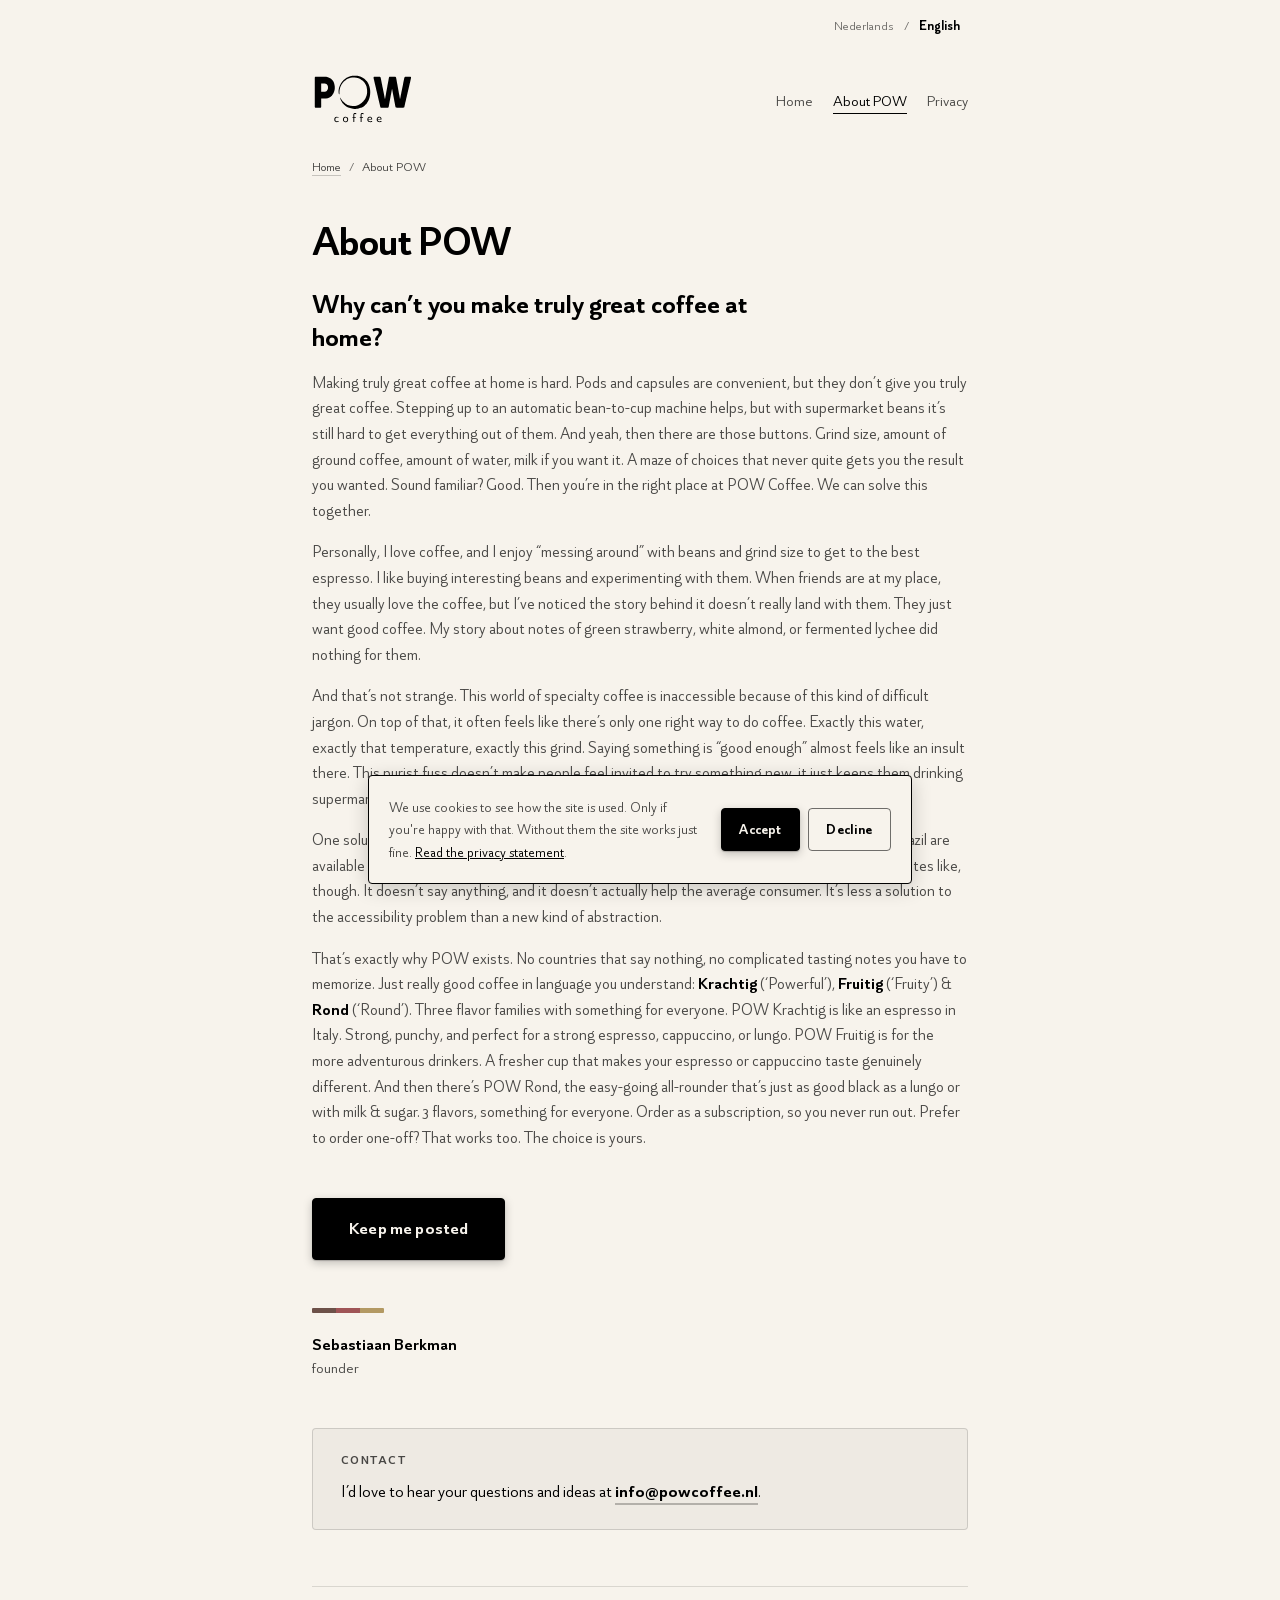
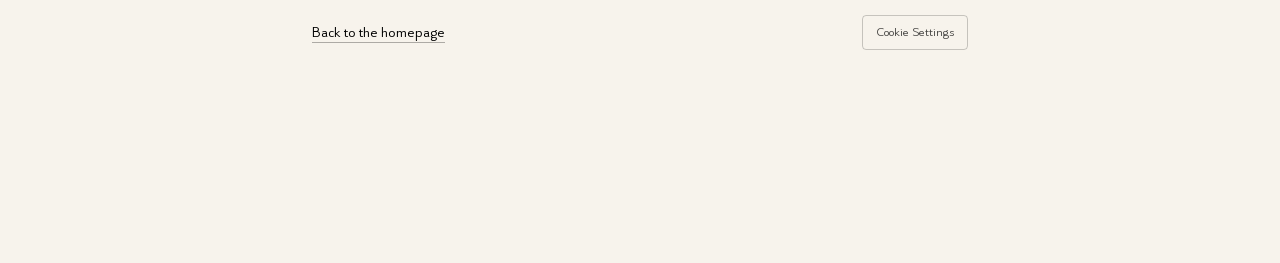
<file: en/about/index.html>
<!DOCTYPE html>
<html lang="en">
<head>
<meta charset="utf-8">
<meta name="viewport" content="width=device-width, initial-scale=1">

<title>About POW — why making great coffee at home is hard</title>
<meta name="description" content="Why is it so hard to make truly great coffee at home? On jargon, origins that say nothing, and why POW uses three flavour families: Krachtig, Fruitig and Rond.">

<meta name="robots" content="index, follow">

<link rel="canonical" href="https://powcoffee.nl/en/about/">
<link rel="alternate" hreflang="nl" href="https://powcoffee.nl/over/">
<link rel="alternate" hreflang="en" href="https://powcoffee.nl/en/about/">
<link rel="alternate" hreflang="x-default" href="https://powcoffee.nl/over/">
<link rel="icon" href="/pow-mark-black.svg?v=34" type="image/svg+xml">

<meta property="og:type" content="website">
<meta property="og:site_name" content="POW coffee">
<meta property="og:title" content="About POW — why making great coffee at home is hard">
<meta property="og:description" content="On jargon, origins that say nothing, and why POW uses three flavour families.">
<meta property="og:url" content="https://powcoffee.nl/en/about/">
<meta property="og:locale" content="en_GB">
<meta property="og:locale:alternate" content="nl_NL">
<meta property="og:image" content="https://powcoffee.nl/og.png">
<meta property="og:image:type" content="image/png">
<meta property="og:image:width" content="1200">
<meta property="og:image:height" content="630">
<meta property="og:image:alt" content="POW coffee">
<meta name="twitter:card" content="summary_large_image">

<link rel="stylesheet" href="/styles.css?v=34">

<script type="application/ld+json">
{
  "@context": "https://schema.org",
  "@graph": [
    {
      "@type": "Organization",
      "@id": "https://powcoffee.nl/#organisatie",
      "name": "POW Coffee",
      "url": "https://powcoffee.nl/",
      "logo": "https://powcoffee.nl/pow-coffee-black.svg",
      "image": "https://powcoffee.nl/og.png",
      "email": "info@powcoffee.nl",
      "vatID": "NL005007658B67",
      "address": {
        "@type": "PostalAddress",
        "postOfficeBoxNumber": "4327",
        "postalCode": "3006 AH",
        "addressLocality": "Rotterdam",
        "addressCountry": "NL"
      }
    },
    {
      "@type": "AboutPage",
      "@id": "https://powcoffee.nl/en/about/#pagina",
      "url": "https://powcoffee.nl/en/about/",
      "name": "About POW",
      "inLanguage": "en-GB",
      "isPartOf": { "@id": "https://powcoffee.nl/#organisatie" },
      "about": { "@id": "https://powcoffee.nl/#organisatie" }
    },
    {
      "@type": "BreadcrumbList",
      "itemListElement": [
        { "@type": "ListItem", "position": 1, "name": "Home", "item": "https://powcoffee.nl/en/" },
        { "@type": "ListItem", "position": 2, "name": "About POW" }
      ]
    }
  ]
}
</script>
</head>
<body>

<a class="sr-only" href="#content">Skip to content</a>

<div class="utilbar">
  <div class="lang" role="group" aria-label="Taal / Language">
    <a href="/over/" lang="nl" hreflang="nl">Nederlands</a>
    <span class="lang__sep" aria-hidden="true">/</span>
    <a href="/en/about/" lang="en" hreflang="en" aria-current="true">English</a>
  </div>
</div>

<header class="site-head">
  <a class="site-head__logo" href="/en/" aria-label="POW coffee, to the homepage">
    <img src="/pow-coffee-black.svg?v=34" alt="POW coffee" width="805" height="435">
  </a>
    <nav class="site-nav" aria-label="Main navigation">
      <ul>
        <li><a href="/en/">Home</a></li>
        <li><a href="/en/about/" aria-current="page">About POW</a></li>
        <li><a href="/en/privacy/">Privacy</a></li>
      </ul>
    </nav>
</header>

<nav class="crumbs" aria-label="Breadcrumb">
  <ol>
    <li><a href="/en/">Home</a></li>
    <li aria-current="page">About POW</li>
  </ol>
</nav>

<main class="doc" id="content">

  <h1>About POW</h1>

  <h2 class="doc__vraag">Why can’t you make truly great coffee at home?</h2>

  <p>
    Making truly great coffee at home is hard. Pods and capsules are convenient,
    but they don’t give you truly great coffee. Stepping up to an automatic
    bean-to-cup machine helps, but with supermarket beans it’s still hard to get
    everything out of them. And yeah, then there are those buttons. Grind size,
    amount of ground coffee, amount of water, milk if you want it. A maze of
    choices that never quite gets you the result you wanted. Sound familiar?
    Good. Then you’re in the right place at POW Coffee. We can solve this
    together.
  </p>

  <p>
    Personally, I love coffee, and I enjoy “messing around” with beans and grind
    size to get to the best espresso. I like buying interesting beans and
    experimenting with them. When friends are at my place, they usually love the
    coffee, but I’ve noticed the story behind it doesn’t really land with them.
    They just want good coffee. My story about notes of green strawberry, white
    almond, or fermented lychee did nothing for them.
  </p>

  <p>
    And that’s not strange. This world of specialty coffee is inaccessible
    because of this kind of difficult jargon. On top of that, it often feels like
    there’s only one right way to do coffee. Exactly this water, exactly that
    temperature, exactly this grind. Saying something is “good enough” almost
    feels like an insult there. This purist fuss doesn’t make people feel invited
    to try something new, it just keeps them drinking supermarket coffee that’s
    “fine”.
  </p>

  <p>
    One solution people came up with is talking about origins. Beans from
    Ethiopia, Colombia, and Brazil are available at every specialty coffee shop.
    Nobody has ever been able to tell me what a country tastes like, though. It
    doesn’t say anything, and it doesn’t actually help the average consumer. It’s
    less a solution to the accessibility problem than a new kind of abstraction.
  </p>

  <p>
    That’s exactly why POW exists. No countries that say nothing, no complicated
    tasting notes you have to memorize. Just really good coffee in language you
    understand: <strong lang="nl">Krachtig</strong> (‘Powerful’),
    <strong lang="nl">Fruitig</strong> (‘Fruity’) &amp;
    <strong lang="nl">Rond</strong> (‘Round’). Three flavor families with
    something for everyone. POW Krachtig is like an espresso in Italy. Strong,
    punchy, and perfect for a strong espresso, cappuccino, or lungo. POW Fruitig
    is for the more adventurous drinkers. A fresher cup that makes your espresso
    or cappuccino taste genuinely different. And then there’s POW Rond, the
    easy-going all-rounder that’s just as good black as a lungo or with milk
    &amp; sugar. 3 flavors, something for everyone. Order as a subscription, so
    you never run out. Prefer to order one-off? That works too. The choice is
    yours.
  </p>

  <!-- Zelfde knop, venster en HubSpot-lijst als op de homepage. -->
  <div class="cta">
    <button type="button" class="btn" id="open-form">Keep me posted</button>
  </div>

  <p class="doc__ondertekening">
    Sebastiaan Berkman
    <span>founder</span>
  </p>

  <aside class="callout">
    <h2>Contact</h2>
    <p>I’d love to hear your questions and ideas at
      <a href="mailto:info@powcoffee.nl">info@powcoffee.nl</a>.</p>
  </aside>

  <div class="doc__voet">
    <p class="doc__back"><a href="/en/">Back to the homepage</a></p>
    <button type="button" class="btn-cookies" id="hs_show_banner_button">Cookie Settings</button>
  </div>

</main>

<div class="cookies" id="cookie-banner" role="dialog" aria-live="polite" aria-label="Cookies" hidden>
  <p class="cookies__text">
    We use cookies to see how the site is used. Only if you're happy with that.
    Without them the site works just fine.
    <a href="/en/privacy/" target="_blank" rel="noopener">Read the privacy statement</a>.
  </p>
  <div class="cookies__actions">
    <button type="button" class="btn btn--sm" id="cookie-accept">Accept</button>
    <button type="button" class="btn btn--sm btn--ghost" id="cookie-decline">Decline</button>
  </div>
</div>

<dialog class="modal" id="form-modal" aria-labelledby="modal-title">
  <div class="modal__head">
    <h2 class="modal__title" id="modal-title">Keep me posted</h2>
    <div class="modal__head-right">
      <a class="modal__privacy" href="/en/privacy/" target="_blank" rel="noopener">Privacy statement</a>
      <button type="button" class="modal__close" id="close-form" aria-label="Close">&times;</button>
    </div>
  </div>

  <!-- LET OP: dit HubSpot-formulier is Nederlandstalig. Zie de README:
       een Engelse bezoeker krijgt hier nu Nederlandse velden en
       toestemmingsteksten. Maak een tweede formulier in HubSpot en zet het
       form-id hieronder om. -->
  <div class="hs-form-frame" data-region="eu1" data-form-id="3313809b-ae9d-48c7-9a12-b1d08e2b3a7b" data-portal-id="149139429"></div>
</dialog>

<script src="/script.js?v=34" defer></script>
</body>
</html>
</file>
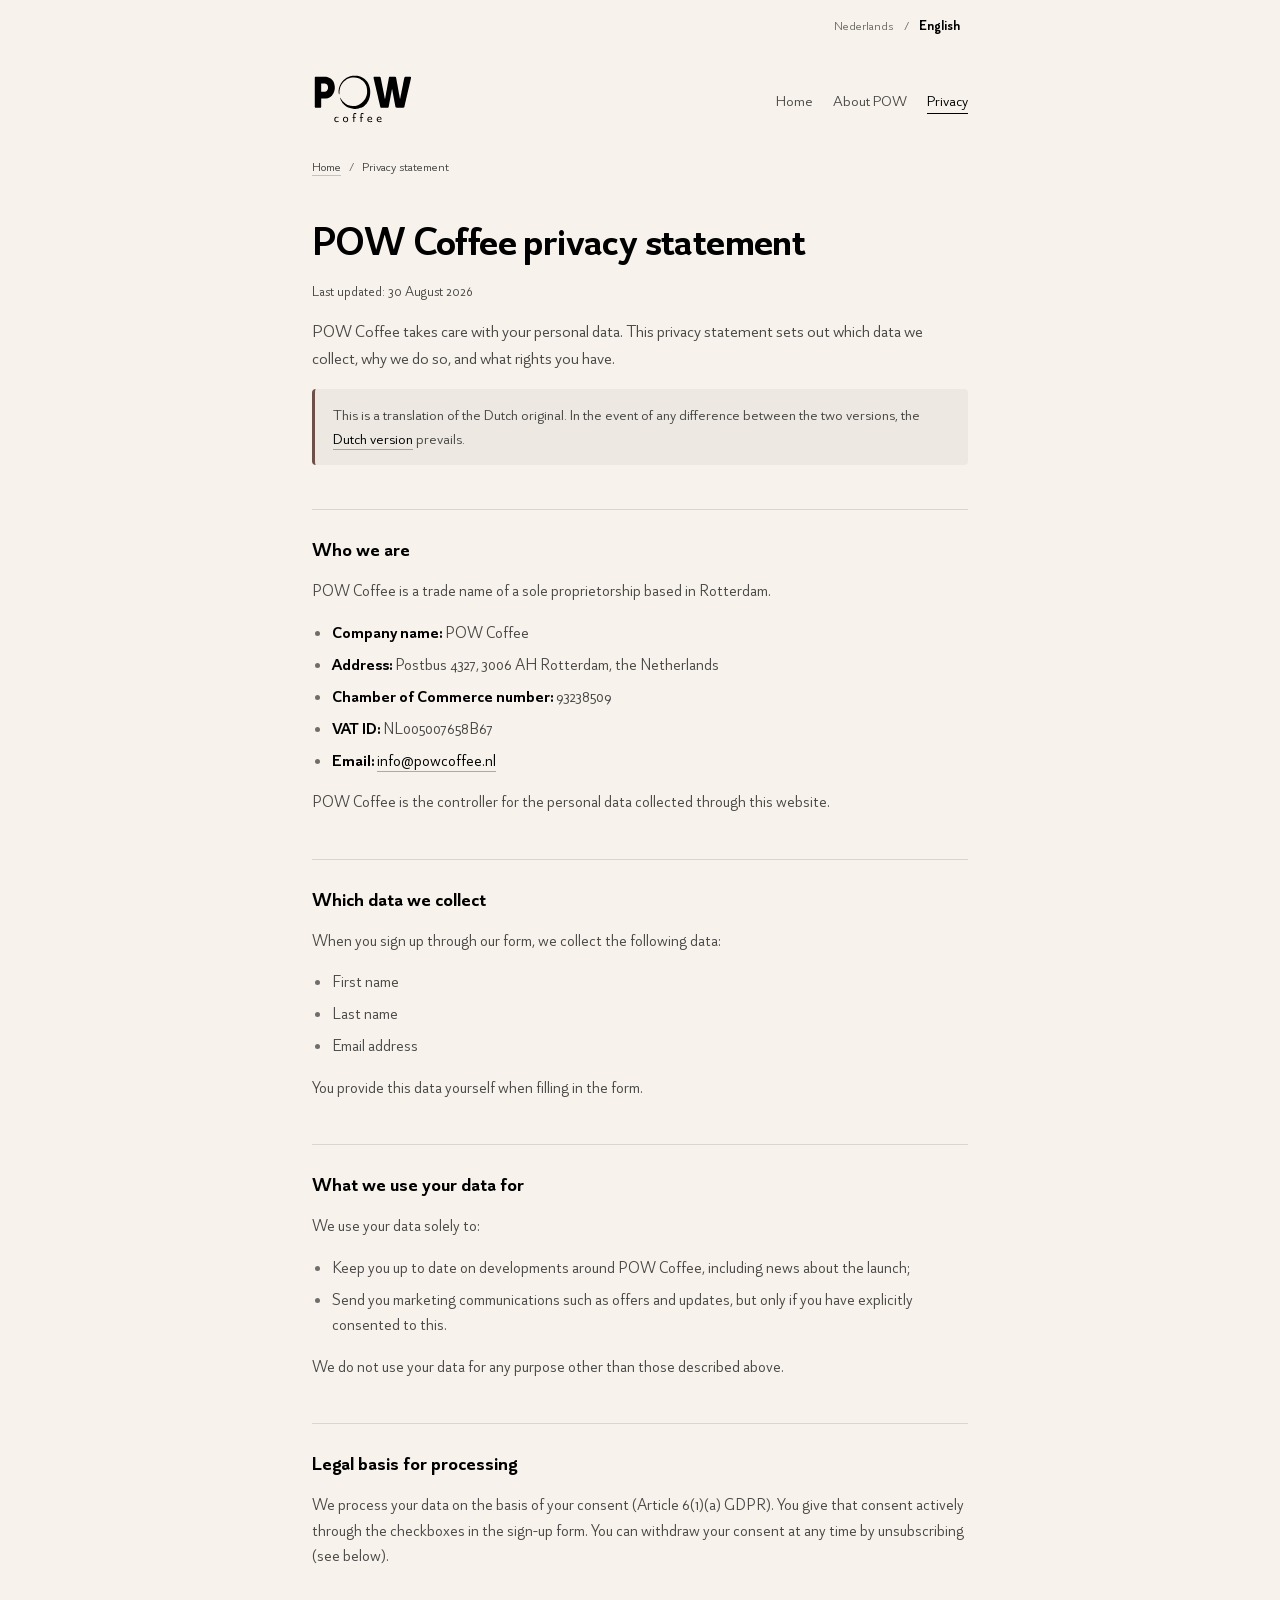
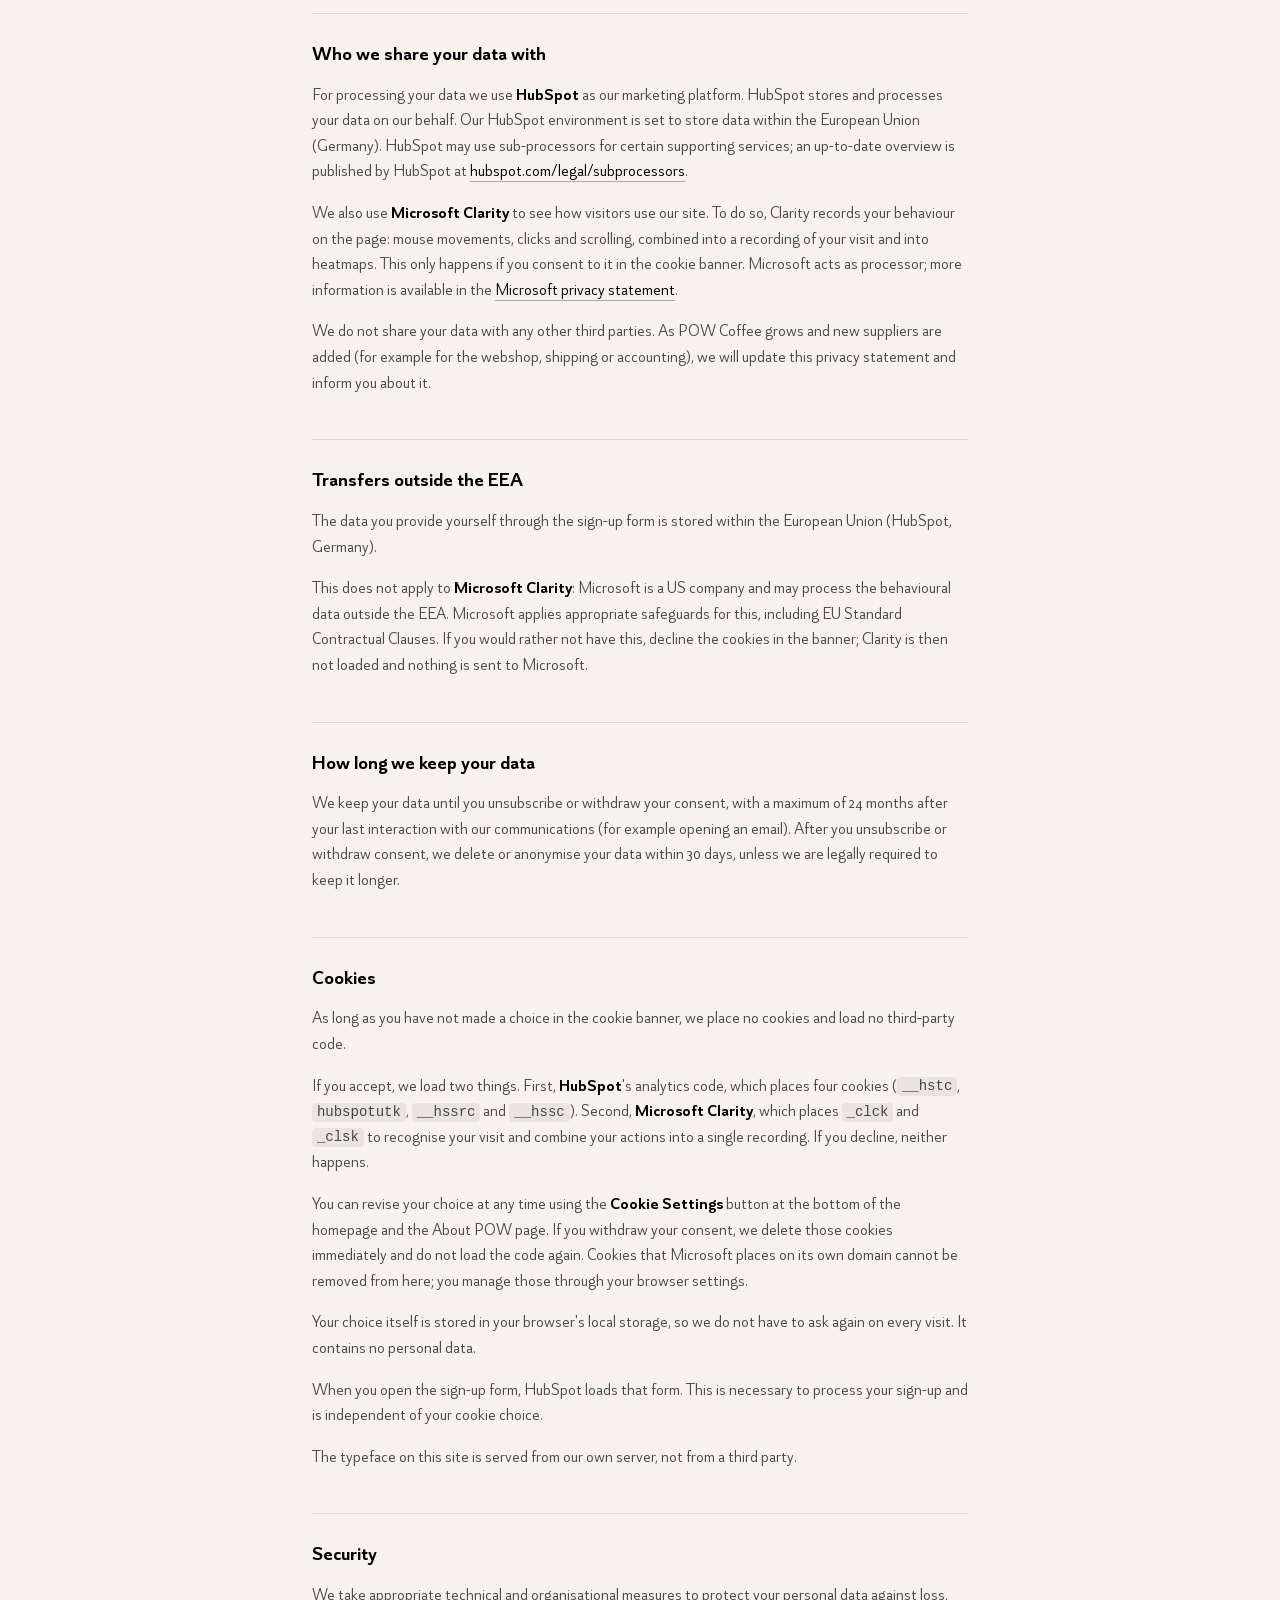
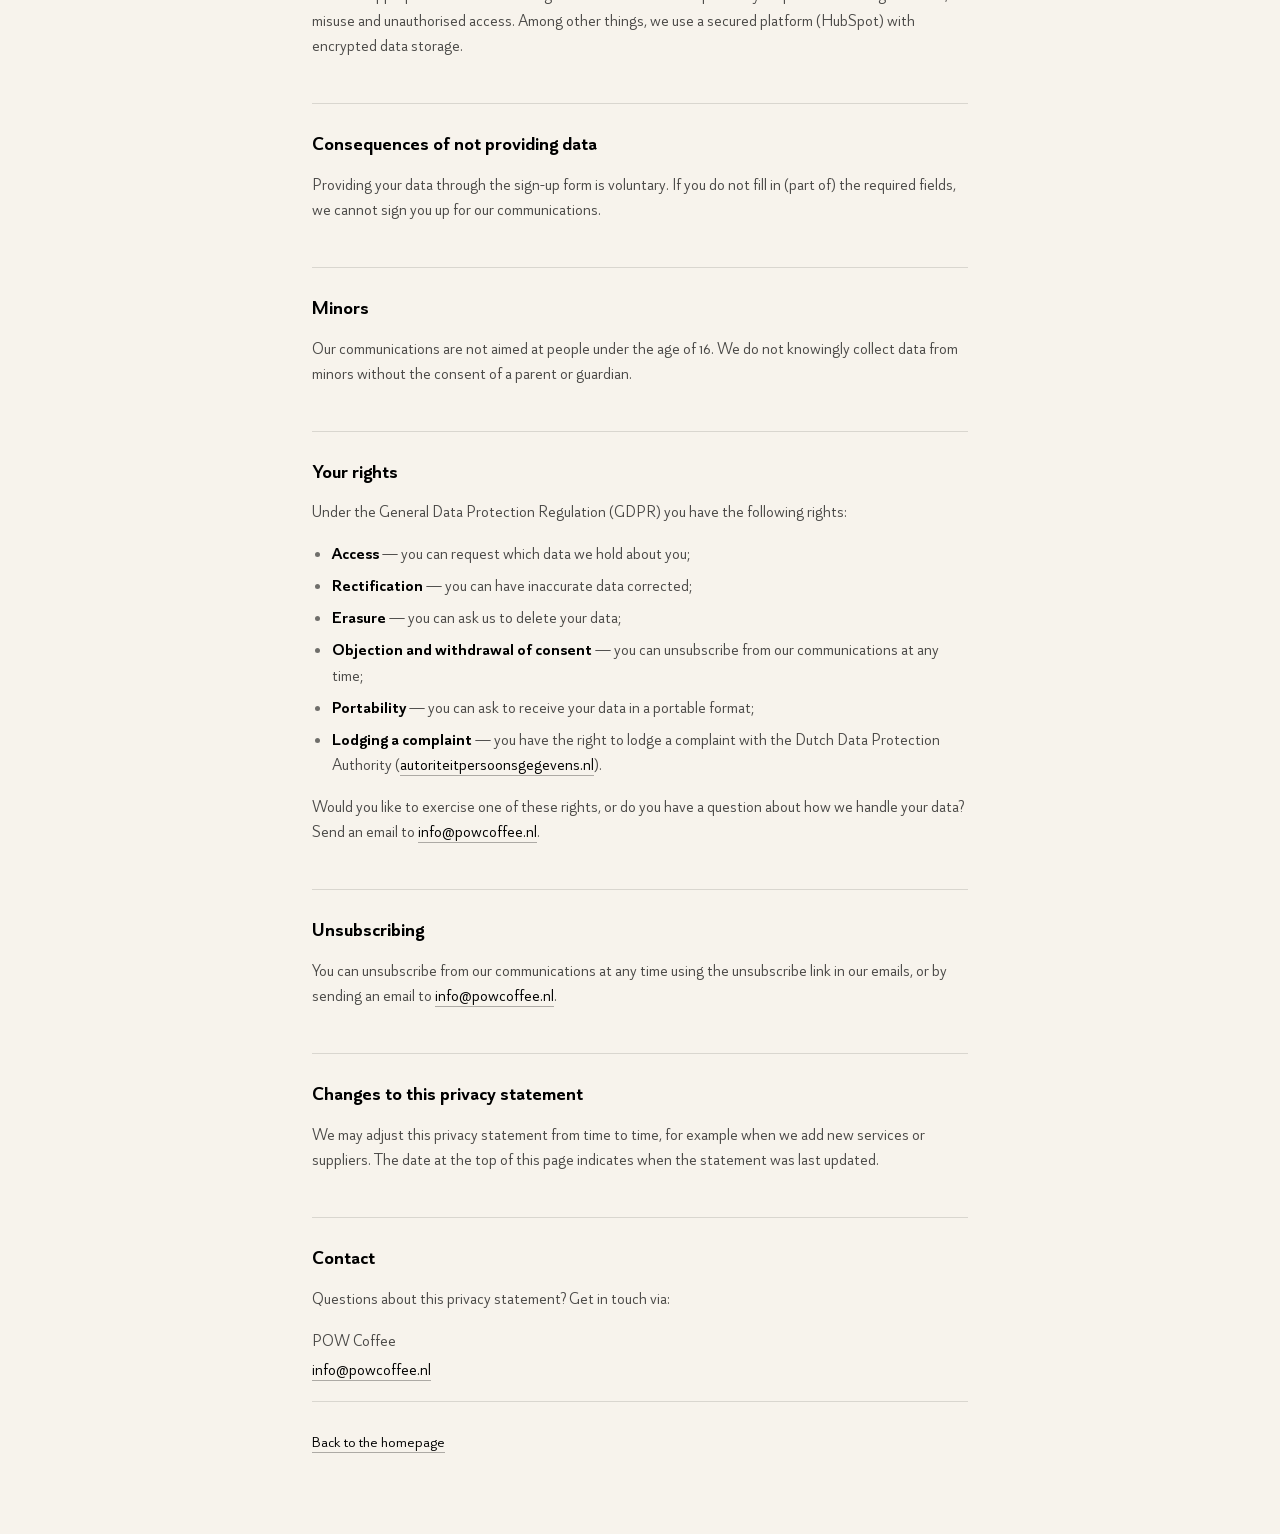
<file: en/privacy/index.html>
<!DOCTYPE html>
<html lang="en">
<head>
<meta charset="utf-8">
<meta name="viewport" content="width=device-width, initial-scale=1">
<title>Privacy statement — POW coffee</title>
<meta name="description" content="POW Coffee's privacy statement: which data we collect, why, and what rights you have.">
<link rel="icon" href="/pow-mark-black.svg?v=34" type="image/svg+xml">
<meta name="robots" content="index, follow">

<link rel="canonical" href="https://powcoffee.nl/en/privacy/">
<link rel="alternate" hreflang="nl" href="https://powcoffee.nl/privacy/">
<link rel="alternate" hreflang="en" href="https://powcoffee.nl/en/privacy/">
<link rel="alternate" hreflang="x-default" href="https://powcoffee.nl/privacy/">

<meta property="og:type" content="article">
<meta property="og:site_name" content="POW coffee">
<meta property="og:title" content="Privacy statement — POW coffee">
<meta property="og:description" content="Which data we collect, why, and what rights you have.">
<meta property="og:url" content="https://powcoffee.nl/en/privacy/">
<meta property="og:locale" content="en_GB">
<meta property="og:locale:alternate" content="nl_NL">
<meta property="og:image" content="https://powcoffee.nl/og.png">
<meta name="twitter:card" content="summary_large_image">

<link rel="stylesheet" href="/styles.css?v=34">

<script type="application/ld+json">
{
  "@context": "https://schema.org",
  "@type": "BreadcrumbList",
  "itemListElement": [
    { "@type": "ListItem", "position": 1, "name": "Home", "item": "https://powcoffee.nl/en/" },
    { "@type": "ListItem", "position": 2, "name": "Privacy statement" }
  ]
}
</script>
</head>
<body>

<a class="sr-only" href="#content">Skip to content</a>

<div class="utilbar">
  <div class="lang" role="group" aria-label="Taal / Language">
    <a href="/privacy/" lang="nl" hreflang="nl">Nederlands</a>
    <span class="lang__sep" aria-hidden="true">/</span>
    <a href="/en/privacy/" lang="en" hreflang="en" aria-current="true">English</a>
  </div>
</div>

<header class="site-head">
  <a class="site-head__logo" href="/en/" aria-label="POW coffee, to the homepage">
    <img src="/pow-coffee-black.svg?v=34" alt="POW coffee" width="805" height="435">
  </a>
    <nav class="site-nav" aria-label="Main navigation">
      <ul>
        <li><a href="/en/">Home</a></li>
        <li><a href="/en/about/">About POW</a></li>
        <li><a href="/en/privacy/" aria-current="page">Privacy</a></li>
      </ul>
    </nav>
</header>

<nav class="crumbs" aria-label="Breadcrumb">
  <ol>
    <li><a href="/en/">Home</a></li>
    <li aria-current="page">Privacy statement</li>
  </ol>
</nav>

<main class="doc" id="content">

  <h1>POW Coffee privacy statement</h1>
  <p class="doc__meta">Last updated: 30 August 2026</p>

  <p class="doc__lead">
    POW Coffee takes care with your personal data. This privacy statement sets
    out which data we collect, why we do so, and what rights you have.
  </p>

  <p class="doc__note">
    This is a translation of the Dutch original. In the event of any difference
    between the two versions, the
    <a href="/privacy/" lang="nl" hreflang="nl">Dutch version</a> prevails.
  </p>

  <h2>Who we are</h2>
  <p>POW Coffee is a trade name of a sole proprietorship based in Rotterdam.</p>
  <ul>
    <li><strong>Company name:</strong> POW Coffee</li>
    <li><strong>Address:</strong> Postbus 4327, 3006 AH Rotterdam, the Netherlands</li>
    <li><strong>Chamber of Commerce number:</strong> 93238509</li>
    <li><strong>VAT ID:</strong> NL005007658B67</li>
    <li><strong>Email:</strong> <a href="mailto:info@powcoffee.nl">info@powcoffee.nl</a></li>
  </ul>
  <p>
    POW Coffee is the controller for the personal data collected through this
    website.
  </p>

  <h2>Which data we collect</h2>
  <p>When you sign up through our form, we collect the following data:</p>
  <ul>
    <li>First name</li>
    <li>Last name</li>
    <li>Email address</li>
  </ul>
  <p>You provide this data yourself when filling in the form.</p>

  <h2>What we use your data for</h2>
  <p>We use your data solely to:</p>
  <ul>
    <li>Keep you up to date on developments around POW Coffee, including news about the launch;</li>
    <li>Send you marketing communications such as offers and updates, but only if you have explicitly consented to this.</li>
  </ul>
  <p>We do not use your data for any purpose other than those described above.</p>

  <h2>Legal basis for processing</h2>
  <p>
    We process your data on the basis of your consent (Article 6(1)(a) GDPR). You
    give that consent actively through the checkboxes in the sign-up form. You can
    withdraw your consent at any time by unsubscribing (see below).
  </p>

  <h2>Who we share your data with</h2>
  <p>
    For processing your data we use <strong>HubSpot</strong> as our marketing
    platform. HubSpot stores and processes your data on our behalf. Our HubSpot
    environment is set to store data within the European Union (Germany). HubSpot
    may use sub-processors for certain supporting services; an up-to-date overview
    is published by HubSpot at
    <a href="https://www.hubspot.com/legal/subprocessors" rel="noopener">hubspot.com/legal/subprocessors</a>.
  </p>
  <p>
    We also use <strong>Microsoft Clarity</strong> to see how visitors use our
    site. To do so, Clarity records your behaviour on the page: mouse movements,
    clicks and scrolling, combined into a recording of your visit and into
    heatmaps. This only happens if you consent to it in the cookie banner.
    Microsoft acts as processor; more information is available in the
    <a href="https://privacy.microsoft.com/privacystatement" rel="noopener">Microsoft privacy statement</a>.
  </p>
  <p>
    We do not share your data with any other third parties. As POW Coffee grows
    and new suppliers are added (for example for the webshop, shipping or
    accounting), we will update this privacy statement and inform you about it.
  </p>

  <h2>Transfers outside the EEA</h2>
  <p>
    The data you provide yourself through the sign-up form is stored within the
    European Union (HubSpot, Germany).
  </p>
  <p>
    This does not apply to <strong>Microsoft Clarity</strong>: Microsoft is a US
    company and may process the behavioural data outside the EEA. Microsoft
    applies appropriate safeguards for this, including EU Standard Contractual
    Clauses. If you would rather not have this, decline the cookies in the
    banner; Clarity is then not loaded and nothing is sent to Microsoft.
  </p>

  <h2>How long we keep your data</h2>
  <p>
    We keep your data until you unsubscribe or withdraw your consent, with a
    maximum of 24 months after your last interaction with our communications (for
    example opening an email). After you unsubscribe or withdraw consent, we
    delete or anonymise your data within 30 days, unless we are legally required
    to keep it longer.
  </p>

  <h2>Cookies</h2>
  <p>
    As long as you have not made a choice in the cookie banner, we place no
    cookies and load no third-party code.
  </p>
  <p>
    If you accept, we load two things. First, <strong>HubSpot</strong>'s
    analytics code, which places four cookies (<code>__hstc</code>,
    <code>hubspotutk</code>, <code>__hssrc</code> and <code>__hssc</code>).
    Second, <strong>Microsoft Clarity</strong>, which places <code>_clck</code>
    and <code>_clsk</code> to recognise your visit and combine your actions into
    a single recording. If you decline, neither happens.
  </p>
  <p>
    You can revise your choice at any time using the <strong>Cookie Settings</strong>
    button at the bottom of the homepage and the About POW page. If you withdraw
    your consent, we delete
    those cookies immediately and do not load the code again. Cookies that
    Microsoft places on its own domain cannot be removed from here; you manage
    those through your browser settings.
  </p>
  <p>
    Your choice itself is stored in your browser's local storage, so we do not
    have to ask again on every visit. It contains no personal data.
  </p>
  <p>
    When you open the sign-up form, HubSpot loads that form. This is necessary to
    process your sign-up and is independent of your cookie choice.
  </p>
  <p>
    The typeface on this site is served from our own server, not from a third
    party.
  </p>

  <h2>Security</h2>
  <p>
    We take appropriate technical and organisational measures to protect your
    personal data against loss, misuse and unauthorised access. Among other
    things, we use a secured platform (HubSpot) with encrypted data storage.
  </p>

  <h2>Consequences of not providing data</h2>
  <p>
    Providing your data through the sign-up form is voluntary. If you do not fill
    in (part of) the required fields, we cannot sign you up for our
    communications.
  </p>

  <h2>Minors</h2>
  <p>
    Our communications are not aimed at people under the age of 16. We do not
    knowingly collect data from minors without the consent of a parent or
    guardian.
  </p>

  <h2>Your rights</h2>
  <p>Under the General Data Protection Regulation (GDPR) you have the following rights:</p>
  <ul>
    <li><strong>Access</strong> — you can request which data we hold about you;</li>
    <li><strong>Rectification</strong> — you can have inaccurate data corrected;</li>
    <li><strong>Erasure</strong> — you can ask us to delete your data;</li>
    <li><strong>Objection and withdrawal of consent</strong> — you can unsubscribe from our communications at any time;</li>
    <li><strong>Portability</strong> — you can ask to receive your data in a portable format;</li>
    <li><strong>Lodging a complaint</strong> — you have the right to lodge a complaint with the Dutch Data Protection Authority (<a href="https://autoriteitpersoonsgegevens.nl" rel="noopener">autoriteitpersoonsgegevens.nl</a>).</li>
  </ul>
  <p>
    Would you like to exercise one of these rights, or do you have a question
    about how we handle your data? Send an email to
    <a href="mailto:info@powcoffee.nl">info@powcoffee.nl</a>.
  </p>

  <h2>Unsubscribing</h2>
  <p>
    You can unsubscribe from our communications at any time using the unsubscribe
    link in our emails, or by sending an email to
    <a href="mailto:info@powcoffee.nl">info@powcoffee.nl</a>.
  </p>

  <h2>Changes to this privacy statement</h2>
  <p>
    We may adjust this privacy statement from time to time, for example when we
    add new services or suppliers. The date at the top of this page indicates when
    the statement was last updated.
  </p>

  <h2>Contact</h2>
  <p>Questions about this privacy statement? Get in touch via:</p>
  <p class="doc__contact">
    POW Coffee<br>
    <a href="mailto:info@powcoffee.nl">info@powcoffee.nl</a>
  </p>

  <p class="doc__back"><a href="/en/">Back to the homepage</a></p>

</main>

</body>
</html>
</file>
<file: styles.css>
/* POW coffee — placeholder
   Volgt de merkbrief:
   - Zwart beeldmerk en zwarte tekst op crème achtergrond
   - De drie smaakfamiliekleuren komen alleen terug als accent (zie .flavours)
   - Alpino voor tekst, zelf gehost (zie het blok hieronder)
   - Ronde hoeken zijn toegestaan in alle toepassingen (--radius). De merkbrief
     heeft de eerdere regel "scherpe hoeken overal behalve het logo" na de
     Milaan-trip losgelaten. */

/* ---------- Lettertype ----------
   Alpino (Indian Type Foundry, ITF Free Font License), zelf gehost vanaf dit
   domein. Niet vanaf een externe dienst: dat stuurt het IP-adres van elke
   bezoeker naar een derde partij, bij elk bezoek en voor enige toestemming.

   Let op: de licentie verbiedt subsetten en formaatconversie (artikel 02).
   Gebruik dus alleen het meegeleverde bestand, ongewijzigd. De licentietekst
   staat in fonts/Alpino-LICENSE.txt.

   Een variabel bestand dekt gewicht 100-900, dus er is er maar een nodig. */

@font-face {
  font-family: "Alpino";
  font-style: normal;
  font-weight: 100 900;
  font-display: swap;
  src: url("/fonts/alpino-variable.woff2") format("woff2");
}

:root {
  --creme: #f7f3ec;
  --ink:   #000000; /* gelijk aan de fill in het zwarte logo */

  /* De drie smaakfamilies, uit de logo-set. Alleen als accent gebruikt:
     Rond haalt 2,51:1 op crème en is dus niet geschikt voor tekst. */
  --krachtig: #6d5149;
  --fruitig:  #9f5456;
  --rond:     #b39963;

  --radius: 4px;

  /* RVS-tinten voor het paneel, afgeleid van de materiaalrichting in de
     merkbrief: geborsteld staal als neutrale drager. */
  --staal-licht: #edebe7;
  --staal-mid:   #d7d5d0;
  --staal-diep:  #c6c4bf;

  /* 0.70 haalt 8,20:1 op creme, 0.55 haalt 4,65:1. Beide ruim genoeg voor
     lopende tekst; ga niet lager zonder opnieuw te rekenen. */
  --ink-70: rgba(0, 0, 0, 0.7);
  --ink-45: rgba(0, 0, 0, 0.55);

  --font-body: "Alpino", -apple-system, BlinkMacSystemFont, "Segoe UI", sans-serif;
}

*, *::before, *::after { box-sizing: border-box; }

.sr-only {
  position: absolute;
  width: 1px; height: 1px;
  padding: 0; margin: -1px;
  overflow: hidden;
  clip-path: inset(50%);
  white-space: nowrap;
}

html { -webkit-text-size-adjust: 100%; }

body {
  margin: 0;
  background: var(--creme);
  color: var(--ink);
  font-family: var(--font-body);
  line-height: 1.6;
  -webkit-font-smoothing: antialiased;
}

/* De homepage vulde eerst het hele scherm met een gecentreerd blok. Daardoor
   begon alles wat eronder stond per definitie onder de vouw. Nu is het een
   gewone pagina die van boven naar beneden loopt: de opening pakt de ruimte die
   hij nodig heeft, en het verhaal begint daar direct onder. */
.page {
  display: flex;
  flex-direction: column;
  align-items: center;
  text-align: center;
  padding: 0 1.5rem;
}

/* Ruimte bovenaan voor de zwevende taalwisselaar, die absoluut gepositioneerd
   is en dus zelf geen hoogte inneemt. */
.hero {
  display: flex;
  flex-direction: column;
  align-items: center;
  padding: 2.25rem 0 2rem;
}

/* Scheiding tussen de opening en het verhaal. Kort en op de middenas, want de
   opening is gecentreerd; een lijn over de volle breedte hoort bij de voet en
   zou hier als tweede zware scheiding lezen. Licht genoeg om alleen als adem
   te werken, niet als kader. */
.hero::after {
  content: "";
  display: block;
  width: 3rem;
  height: 1px;
  margin-top: 2rem;
  background: rgba(0, 0, 0, 0.16);
}

/* ---------- Logo ---------- */

/* ---------- Koffiezak in RVS ----------
   Volgt de materiaalrichting uit de merkbrief: een neutrale zilveren basiszak
   met een horizontale kleurbalk in de smaakfamiliekleur als enige kleuraccent.

   De zak is nagebouwd met gestapelde gradients, niet met een afbeelding: scherp
   op elk scherm en geen extra verzoek. Drie dingen doen het werk qua herkenning
   - de gekrimpte sealrand bovenaan, de donkere zijvouwen, en het
   ontgassingsventiel. Dat laatste is het detail dat een zak echt als koffiezak
   laat lezen.

   Bewust laag in contrast: "geen poespas, wel smaak" verdraagt geen chroomglans. */

.pouch {
  position: relative;
  overflow: hidden;
  width: clamp(11rem, 24vw, 13.5rem);
  aspect-ratio: 1 / 1.45;          /* verhouding van een staande 250g-zak */
  display: flex;
  flex-direction: column;
  align-items: center;
  border-radius: 5px 5px 3px 3px;
  background:
    /* fijne borstelnerf */
    repeating-linear-gradient(
      90deg,
      rgba(255, 255, 255, 0.22) 0 1px,
      rgba(0, 0, 0, 0.016) 1px 2px,
      rgba(255, 255, 255, 0.11) 2px 3px,
      rgba(0, 0, 0, 0.009) 3px 4px
    ),
    /* zijvouwen: donker aan de rand, met een lichtvangertje net daarnaast */
    linear-gradient(90deg,
      rgba(0, 0, 0, 0.13) 0%,
      rgba(0, 0, 0, 0.04) 5%,
      rgba(255, 255, 255, 0.30) 11%,
      rgba(255, 255, 255, 0) 19%),
    linear-gradient(270deg,
      rgba(0, 0, 0, 0.13) 0%,
      rgba(0, 0, 0, 0.04) 5%,
      rgba(255, 255, 255, 0.30) 11%,
      rgba(255, 255, 255, 0) 19%),
    /* bodemvouw */
    linear-gradient(0deg,
      rgba(0, 0, 0, 0.10) 0%,
      rgba(0, 0, 0, 0) 7%),
    /* algemene lichtval over het folie */
    linear-gradient(104deg,
      var(--staal-mid) 0%,
      var(--staal-licht) 22%,
      var(--staal-mid) 45%,
      var(--staal-licht) 68%,
      var(--staal-mid) 88%,
      var(--staal-licht) 100%);
  box-shadow:
    inset 0 1px 0 rgba(255, 255, 255, 0.7),
    inset 0 -1px 0 rgba(0, 0, 0, 0.12),
    0 1px 2px rgba(0, 0, 0, 0.10),
    0 10px 30px rgba(0, 0, 0, 0.15);
}

/* De gekrimpte sealrand bovenaan, met de fijne verticale tandjes van de seal. */
.pouch__seal {
  flex: none;
  width: 100%;
  height: 7%;
  border-bottom: 1px solid rgba(0, 0, 0, 0.14);
  background:
    repeating-linear-gradient(
      90deg,
      rgba(0, 0, 0, 0.09) 0 2px,
      rgba(255, 255, 255, 0.34) 2px 4px
    ),
    linear-gradient(180deg,
      rgba(255, 255, 255, 0.45) 0%,
      rgba(0, 0, 0, 0.07) 100%);
}

.pouch__logo {
  flex: 1;
  display: flex;
  align-items: center;
  justify-content: center;
  margin: 0;
  padding: 0 12%;
  line-height: 0;
}

.pouch__logo img {
  display: block;
  width: 100%;
  height: auto;
}

/* De kleurbalk loopt van vouw tot vouw, zoals op de zak zelf. */
.pouch__bar {
  flex: none;
  display: flex;
  width: 100%;
  height: 10px;
  margin-bottom: 7%;
}

.pouch__seg { flex: 1; }

.pouch__seg--krachtig { background: var(--krachtig); }
.pouch__seg--fruitig  { background: var(--fruitig); }
.pouch__seg--rond     { background: var(--rond); }

/* Ontgassingsventiel: het detail dat de zak als koffiezak laat herkennen. */
.pouch__valve {
  position: absolute;
  right: 15%;
  top: 17%;
  width: 1.35rem;
  height: 1.35rem;
  border-radius: 50%;
  background:
    radial-gradient(circle at 50% 50%,
      rgba(0, 0, 0, 0.30) 0 22%,
      rgba(0, 0, 0, 0.10) 23% 40%,
      rgba(255, 255, 255, 0.30) 41% 62%,
      rgba(0, 0, 0, 0.13) 63% 100%);
  box-shadow:
    inset 0 1px 1px rgba(255, 255, 255, 0.5),
    0 1px 1px rgba(0, 0, 0, 0.12);
}

/* ---------- Tekst ---------- */

.tagline {
  margin: 1.5rem 0 0;
  font-weight: 500;
  font-size: 1rem;
  letter-spacing: 0.14em;
  text-transform: uppercase;
  color: var(--ink-70);
}

.contact {
  margin: 2.25rem 0 0;
  font-size: 0.9375rem;
}

.contact a {
  color: var(--ink-70);
  text-decoration: none;
  border-bottom: 1px solid rgba(0, 0, 0, 0.2);
  padding-bottom: 1px;
  transition: color 0.15s ease, border-color 0.15s ease;
}

.contact a:hover { color: var(--ink); border-color: var(--ink); }
.contact a:focus-visible { outline: 2px solid var(--ink); outline-offset: 3px; }

@media (prefers-reduced-motion: reduce) {
  *, *::before, *::after { transition-duration: 0.01ms !important; }
}

/* ---------- Knoppen ---------- */

/* Primair: de belangrijkste actie op de pagina.
   Massief vlak, duidelijke rand en een gelaagde schaduw. Bij hover komt de
   knop een pixel omhoog, bij indrukken zakt hij terug: dat maakt in een
   oogopslag duidelijk dat het een knop is en geen label. */
.btn {
  font: inherit;
  font-size: 1.0625rem;
  font-weight: 600;
  letter-spacing: 0.01em;
  color: var(--creme);
  background: var(--ink);
  border: 1.5px solid var(--ink);
  border-radius: var(--radius);
  padding: 1rem 2.25rem;
  margin-top: 1.75rem;
  cursor: pointer;
  box-shadow: 0 1px 1px rgba(0, 0, 0, 0.2),
              0 3px 10px rgba(0, 0, 0, 0.22);
  transition: background-color 0.15s ease, border-color 0.15s ease,
              color 0.15s ease, transform 0.1s ease, box-shadow 0.15s ease;
}

/* Het nieuwe Fruitig (#9F5456) is donker, dus hier creme tekst: dat haalt
   4,95:1. Donkere tekst zou 1,33:1 halen en onleesbaar zijn. */
.btn:hover {
  background: var(--fruitig);
  border-color: var(--fruitig);
  color: var(--creme);
  transform: translateY(-1px);
  box-shadow: 0 2px 2px rgba(0, 0, 0, 0.18),
              0 6px 16px rgba(0, 0, 0, 0.26);
}

.btn:active {
  transform: translateY(1px);
  box-shadow: 0 1px 1px rgba(0, 0, 0, 0.2);
}

.btn:focus-visible { outline: 2px solid var(--ink); outline-offset: 3px; }

/* Kleiner formaat, voor in de cookiebanner. */
.btn--sm {
  font-size: 0.875rem;
  padding: 0.6rem 1.1rem;
  margin-top: 0;
}

/* Zonder vlak: voor de nevengeschikte keuze. Weigeren moet net zo makkelijk
   zijn als accepteren, dus even groot en even leesbaar, alleen rustiger. */
.btn--ghost {
  color: var(--ink);
  background: transparent;
  border-color: var(--ink-45);
  box-shadow: none;
}

.btn--ghost:hover {
  background: transparent;
  border-color: var(--ink);
  color: var(--ink);
  box-shadow: none;
}

/* Cookie-instellingen: een hulpmiddel, geen call to action. Bewust
   ingetogen, zodat het niet met de primaire knop concurreert. */
.btn-cookies {
  font: inherit;
  font-size: 0.8125rem;
  color: var(--ink-70);
  background: transparent;
  border: 1px solid rgba(0, 0, 0, 0.2);
  border-radius: var(--radius);
  padding: 0.4rem 0.8rem;
  margin-top: 2.5rem;
  cursor: pointer;
  transition: color 0.15s ease, border-color 0.15s ease;
}

.btn-cookies:hover { color: var(--ink); border-color: var(--ink); }
.btn-cookies:focus-visible { outline: 2px solid var(--ink); outline-offset: 3px; }

/* ---------- Cookiebanner ---------- */

.cookies {
  position: fixed;
  left: 1rem;
  right: 1rem;
  bottom: 1rem;
  z-index: 10;
  max-width: 34rem;
  margin: 0 auto;
  padding: 1.25rem;
  display: flex;
  flex-wrap: wrap;
  align-items: center;
  gap: 1rem;
  background: var(--creme);
  border: 1.5px solid var(--ink);
  border-radius: var(--radius);
  box-shadow: 0 4px 20px rgba(0, 0, 0, 0.2);
}

.cookies[hidden] { display: none; }

.cookies__text {
  flex: 1 1 16rem;
  margin: 0;
  font-size: 0.875rem;
  color: var(--ink-70);
}

.cookies__actions {
  display: flex;
  gap: 0.5rem;
  flex-wrap: wrap;
}

/* ---------- Formuliervenster ---------- */

/* HubSpot rendert het formulier in een eigen iframe, dus de opmaak daarvan
   stel je in bij HubSpot. Hier alleen het venster eromheen. */
/* Breed genoeg dat het HubSpot-formulier zijn tekst niet meer opbreekt: daar
   zit de hoogtewinst, en zo staat de verzendknop zonder scrollen in beeld.
   Boven ongeveer 54rem levert extra breedte niets meer op. */
.modal {
  width: min(46rem, calc(100vw - 2rem));
  max-height: min(94vh, 60rem);
  padding: 1.25rem 1.5rem 1.5rem;
  border: 1.5px solid var(--ink);
  border-radius: var(--radius);
  background: var(--creme);
  color: var(--ink);
  overflow-y: auto;
  overscroll-behavior: contain;
}

.modal::backdrop { background: rgba(0, 0, 0, 0.55); }

/* Blijft staan tijdens het scrollen, zodat de sluitknop altijd bereikbaar is.
   Op mobiel is dat de enige manier om het venster te sluiten: daar is geen
   Esc-toets en is er nauwelijks achtergrond om naast te klikken. */
.modal__head {
  position: sticky;
  top: -1.25rem;
  display: flex;
  align-items: baseline;
  justify-content: space-between;
  gap: 1rem;
  margin: -1.25rem -1.5rem 0.25rem;
  padding: 1.25rem 1.5rem 0.75rem;
  background: var(--creme);
}

.modal__head-right {
  display: flex;
  align-items: baseline;
  gap: 1rem;
  flex: none;
}

.modal__privacy {
  font-size: 0.8125rem;
  color: var(--ink-70);
  text-decoration: none;
  border-bottom: 1px solid rgba(0, 0, 0, 0.25);
  transition: color 0.15s ease, border-color 0.15s ease;
}

.modal__privacy:hover { color: var(--ink); border-color: var(--ink); }
.modal__privacy:focus-visible { outline: 2px solid var(--ink); outline-offset: 3px; }

.modal__title {
  margin: 0;
  font-size: 1rem;
  font-weight: 600;
  letter-spacing: 0.1em;
  text-transform: uppercase;
}

.modal__close {
  font: inherit;
  font-size: 1.5rem;
  line-height: 1;
  color: var(--ink-70);
  background: none;
  border: 0;
  padding: 0.25rem 0.5rem;
  margin: -0.25rem -0.5rem 0 0;
  cursor: pointer;
  transition: color 0.15s ease;
}

.modal__close:hover { color: var(--ink); }
.modal__close:focus-visible { outline: 2px solid var(--ink); outline-offset: 2px; }

/* ---------- Documentpagina's (privacyverklaring) ---------- */

.doc__head {
  max-width: 44rem;
  margin: 0 auto;
  padding: 2.5rem 1.5rem 0;
}

.doc__logo {
  display: inline-block;
  line-height: 0;
  border-radius: var(--radius);
}

.doc__logo img {
  display: block;
  width: 7.5rem;
  height: auto;
}

.doc__logo:focus-visible { outline: 2px solid var(--ink); outline-offset: 4px; }

/* De cookiebanner staat nu ook op de Over-pagina's, dus hier dezelfde
   ruimtereservering als op de homepage. Op de privacypagina's staat geen banner
   en is --banner-hoogte niet gezet; die vallen terug op 0. */
.doc {
  max-width: 44rem;
  margin: 0 auto;
  padding: 2.5rem 1.5rem calc(5rem + var(--banner-hoogte, 0px));
}

.doc h1 {
  margin: 0;
  font-size: clamp(1.75rem, 1.3rem + 1.8vw, 2.5rem);
  font-weight: 600;
  line-height: 1.15;
  letter-spacing: -0.015em;
  text-wrap: balance;
}

.doc__meta {
  margin: 0.75rem 0 0;
  font-size: 0.875rem;
  color: var(--ink-70);
}

.doc__lead {
  margin: 1.75rem 0 0;
  font-size: 1.0625rem;
  color: var(--ink-70);
}

.doc h2 {
  margin: 2.75rem 0 0;
  padding-top: 1.75rem;
  border-top: 1px solid rgba(0, 0, 0, 0.12);
  font-size: 1.1875rem;
  font-weight: 600;
  line-height: 1.25;
}

.doc p {
  margin: 1rem 0 0;
  color: var(--ink-70);
}

.doc ul {
  margin: 1rem 0 0;
  padding-left: 1.25rem;
  color: var(--ink-70);
}

.doc li { margin-top: 0.4rem; }

.doc li::marker { color: var(--ink-45); }

.doc strong { color: var(--ink); font-weight: 600; }

.doc a {
  color: var(--ink);
  text-decoration: none;
  border-bottom: 1px solid rgba(0, 0, 0, 0.3);
  transition: border-color 0.15s ease;
}

.doc a:hover { border-color: var(--ink); }
.doc a:focus-visible { outline: 2px solid var(--ink); outline-offset: 2px; }

.doc__contact { line-height: 1.8; }

.doc__back {
  margin-top: 3.5rem;
  padding-top: 1.75rem;
  border-top: 1px solid rgba(0, 0, 0, 0.12);
  font-size: 0.9375rem;
}

.cookies__text a { color: var(--ink); }

.doc code {
  font-family: ui-monospace, SFMono-Regular, Menlo, monospace;
  font-size: 0.875em;
  padding: 0.1em 0.35em;
  background: rgba(0, 0, 0, 0.06);
  border-radius: var(--radius);
}

/* ---------- Smalle schermen ----------
   Alleen nog maatvoering. De ruimte onder de inhoud regelt .page zelf via
   --banner-hoogte; dat werkt op elk formaat, ook op een breed maar laag
   scherm waar een breedte-breekpunt niets doet. */

@media (max-width: 30rem) {
  .pouch { width: clamp(9.5rem, 46vw, 12rem); }

  .pagelinks { margin-top: 1rem; gap: 1rem; }
  .btn:not(.btn--sm) { margin-top: 1.5rem; padding: 0.85rem 1.75rem; }
  .tagline { margin-top: 1.5rem; }
  .contact { margin-top: 1.75rem; }
  .btn-cookies { margin-top: 1.25rem; }

  .hero { padding: 2.5rem 0 3rem; }
  .pagefoot { margin-top: 3rem; padding-left: 0; padding-right: 0; }
}

/* ---------- Sitekop met navigatie ----------
   Alleen op inhoudspagina's. De homepage houdt zijn gecentreerde opzet en
   krijgt in plaats daarvan links onderaan: een balk bovenaan zou daar de
   "coming soon"-werking breken. */

.site-head {
  max-width: 44rem;
  margin: 0 auto;
  padding: 2rem 1.5rem 0;
  display: flex;
  flex-wrap: wrap;
  align-items: center;
  justify-content: space-between;
  gap: 1rem 1.5rem;
}

.site-head__logo {
  display: inline-block;
  line-height: 0;
  border-radius: var(--radius);
}

.site-head__logo img { display: block; width: 6.5rem; height: auto; }
.site-head__logo:focus-visible { outline: 2px solid var(--ink); outline-offset: 4px; }

.site-nav ul {
  display: flex;
  flex-wrap: wrap;
  gap: 1.25rem;
  margin: 0;
  padding: 0;
  list-style: none;
}

.site-nav a {
  font-size: 0.9375rem;
  color: var(--ink-70);
  text-decoration: none;
  border-bottom: 1px solid transparent;
  padding-bottom: 2px;
  transition: color 0.15s ease, border-color 0.15s ease;
}

.site-nav a:hover { color: var(--ink); border-color: var(--ink); }
.site-nav a:focus-visible { outline: 2px solid var(--ink); outline-offset: 3px; }

/* aria-current markeert de pagina waar je al bent. */
.site-nav a[aria-current="page"] { color: var(--ink); border-color: var(--ink); }

/* ---------- Kruimelpad ---------- */

.crumbs {
  max-width: 44rem;
  margin: 0 auto;
  padding: 1.75rem 1.5rem 0;
}

.crumbs ol {
  display: flex;
  flex-wrap: wrap;
  align-items: center;
  gap: 0.5rem;
  margin: 0;
  padding: 0;
  list-style: none;
  font-size: 0.8125rem;
  color: var(--ink-45);
}

.crumbs li + li::before {
  content: "/";
  margin-right: 0.5rem;
  color: var(--ink-45);
}

.crumbs a {
  color: var(--ink-70);
  text-decoration: none;
  border-bottom: 1px solid rgba(0, 0, 0, 0.2);
}

.crumbs a:hover { color: var(--ink); border-color: var(--ink); }
.crumbs a:focus-visible { outline: 2px solid var(--ink); outline-offset: 3px; }
.crumbs [aria-current="page"] { color: var(--ink-70); }

/* ---------- Links onderaan de homepage ---------- */

.pagelinks {
  margin: 1.5rem 0 0;
  display: flex;
  flex-wrap: wrap;
  justify-content: center;
  gap: 1.25rem;
  font-size: 0.875rem;
}

.pagelinks a {
  color: var(--ink-70);
  text-decoration: none;
  border-bottom: 1px solid rgba(0, 0, 0, 0.2);
  padding-bottom: 1px;
  transition: color 0.15s ease, border-color 0.15s ease;
}

.pagelinks a:hover { color: var(--ink); border-color: var(--ink); }
.pagelinks a:focus-visible { outline: 2px solid var(--ink); outline-offset: 3px; }

/* ---------- Het verhaal op de homepage ----------
   Dezelfde 44rem als .doc, zodat de regellengte op de hele site gelijk is.
   .page centreert zijn kinderen en zet de tekst gecentreerd; dat moet hier
   allebei terug, want lopende tekst lees je links uitgelijnd. */

.verhaal {
  width: 100%;
  max-width: 44rem;
  margin: 0 auto;
  text-align: left;
}

/* Eigen opmaak en niet die van ".doc h2": die heeft een scheidingslijn erboven,
   en dit is de eerste kop van de sectie. */
.verhaal h2 {
  margin: 0;
  font-size: clamp(1.3rem, 1.05rem + 1.1vw, 1.65rem);
  font-weight: 600;
  line-height: 1.25;
  letter-spacing: -0.01em;
  max-width: 34ch;
  text-wrap: balance;
}

.verhaal p {
  margin: 1.25rem 0 0;
  font-size: 1.0625rem;
  color: var(--ink-70);
}

.verhaal strong { color: var(--ink); font-weight: 600; }

/* De doorklik naar het hele verhaal. Zwaarder aangezet dan de links in de voet:
   dit is de vervolgstap die we willen dat mensen nemen. */
.verhaal__meer {
  margin-top: 1.75rem;
  font-size: 1.0625rem;
  font-weight: 600;
}

.verhaal__meer a {
  color: var(--ink);
  text-decoration: none;
  border-bottom: 2px solid rgba(0, 0, 0, 0.25);
  padding-bottom: 1px;
  transition: border-color 0.15s ease;
}

.verhaal__meer a:hover { border-color: var(--ink); }
.verhaal__meer a:focus-visible { outline: 2px solid var(--ink); outline-offset: 3px; }

/* ---------- Voet van de homepage ----------
   Het e-mailadres, de paginalinks en de cookie-instellingen stonden midden op
   de pagina toen daar verder niets was. Met een verhaal ertussen horen ze
   onderaan. De ruimte voor de cookiebanner zit hier, want dit is nu het laatste
   blok op de pagina. */

.pagefoot {
  max-width: 44rem;
  margin: 4rem auto 0;
  padding: 2rem 1.5rem calc(2.5rem + var(--banner-hoogte, 0px));
  border-top: 1px solid rgba(0, 0, 0, 0.12);
  text-align: center;
}

.pagefoot .contact { margin-top: 0; }
.pagefoot .pagelinks { margin-top: 1.25rem; }
.pagefoot .btn-cookies { margin-top: 1.75rem; }

/* ---------- Taalwisselaar ----------
   Positionering volgt de UX-normen die hiervoor het beste onderzocht zijn:

   - Nielsen Norman Group ("6 Tips for Improving Language Switchers"): op
     desktop in een bovenhoek, want daar zoeken mensen utility-functies. Op
     mobiel boven de vouw. Taalnamen in de eigen taal, geen vlaggen: een vlag
     staat voor een land, niet voor een taal.
   - NN/g "Menu-Design Checklist": utility-navigatie staat bóven de
     hoofdnavigatie, niet ernaast, zodat de twee niveaus niet door elkaar lopen.
   - WCAG 2.5.8: klikdoelen minimaal 24 bij 24 px.

   Automatisch doorsturen op browsertaal doen we bewust niet. NN/g raadt
   detectie aan, maar Google waarschuwt expliciet tegen automatische
   omleidingen: crawlers zien dan maar een van beide talen, en een bezoeker die
   bewust de andere taal koos wordt teruggegooid. */

.utilbar {
  display: flex;
  justify-content: flex-end;
  max-width: 44rem;
  margin: 0 auto;
  padding: 0.75rem 1.5rem 0;
}

/* Op de homepage staat de wisselaar los in de bovenhoek: die pagina heeft geen
   kop, en een balk zou de "coming soon"-opzet breken. Absoluut gepositioneerd,
   zodat het verticaal centreren van de inhoud eronder niet verschuift. */
.utilbar--zwevend {
  position: absolute;
  top: 0;
  right: 0;
  left: 0;
  z-index: 2;
  max-width: none;
  padding: 0.75rem 1rem 0;
}

.lang {
  display: flex;
  align-items: center;
  gap: 0.15rem;
  font-size: 0.8125rem;
}

/* De padding brengt het klikdoel op 24px hoog, de ondergrens van WCAG 2.5.8. */
.lang a {
  display: inline-flex;
  align-items: center;
  min-height: 24px;
  padding: 0.25rem 0.5rem;
  border-radius: var(--radius);
  color: var(--ink-45);
  text-decoration: none;
  transition: color 0.15s ease, background-color 0.15s ease;
}

.lang a:hover { color: var(--ink); background: rgba(0, 0, 0, 0.05); }
.lang a:focus-visible { outline: 2px solid var(--ink); outline-offset: 2px; }

.lang a[aria-current="true"] {
  color: var(--ink);
  font-weight: 600;
}

.lang__sep {
  color: var(--ink-45);
  user-select: none;
}


/* Melding dat een vertaling niet de leidende versie is. */
.doc__note {
  margin: 1.5rem 0 0;
  padding: 0.9rem 1.1rem;
  background: rgba(0, 0, 0, 0.04);
  border-left: 3px solid var(--krachtig);
  border-radius: var(--radius);
  font-size: 0.9375rem;
}

/* De openingsvraag op de Over-pagina. Groter dan een gewone tussenkop: het is
   de vraag waar het hele verhaal een antwoord op is, en precies de zin die
   mensen intypen als hun koffie thuis tegenvalt. */
/* Met .doc ervoor, anders wint de border-top van ".doc h2" op specificiteit
   en blijft er een streep boven de vraag staan. */
.doc .doc__vraag {
  margin-top: 1.5rem;
  padding-top: 0;
  border-top: 0;
  font-size: clamp(1.3rem, 1.05rem + 1.1vw, 1.65rem);
  line-height: 1.25;
  max-width: 34ch;
}

/* De ondertekening sluit een persoonlijk verhaal af, dus geen gewone
   sectiescheiding. De grijze streep die hier stond botste bovendien met de
   identieke streep boven de kop "Contact" eronder: twee dezelfde lijnen op
   44px van elkaar lazen als een fout.

   In plaats daarvan de smaakfamiliebalk uit het merk, in het klein. Die komt
   ook op de zak terug en maakt van de afsluiting een merkgebaar in plaats van
   een scheidingslijn. Met een gradient in plaats van drie elementen, zodat de
   HTML gelijk blijft in beide talen.

   Met .doc ervoor, anders wint ".doc p" (0,1,1) op specificiteit van deze
   klasse (0,1,0) en staat de bovenmarge stilletjes op 1rem. Dezelfde val als
   bij de openingsvraag en de callout. */
.doc .doc__ondertekening {
  margin-top: 3rem;
  font-weight: 600;
  color: var(--ink);
  line-height: 1.45;
}

.doc__ondertekening::before {
  content: "";
  display: block;
  width: 4.5rem;
  height: 5px;
  margin-bottom: 1.25rem;
  border-radius: 1px;
  background: linear-gradient(
    90deg,
    var(--krachtig) 0 33.34%,
    var(--fruitig) 33.34% 66.67%,
    var(--rond) 66.67% 100%
  );
}

.doc__ondertekening span {
  display: block;
  margin-top: 0.15rem;
  font-weight: 400;
  font-size: 0.9375rem;
  color: var(--ink-70);
}

/* ---------- Contactblok ----------
   Een callout in plaats van een gewone sectie: dit is geen leestekst maar een
   uitnodiging om iets te doen, en dat mag je zien.

   De selectors staan met .doc ervoor omdat ".doc h2" en ".doc p" anders winnen
   op specificiteit; dan houdt de kop zijn scheidingslijn en marges van een
   gewone sectiekop. Dat ging eerder al mis bij de openingsvraag. */

.doc .callout {
  margin-top: 3rem;
  padding: 1.5rem 1.75rem;
  border: 1px solid rgba(0, 0, 0, 0.14);
  border-radius: var(--radius);
  background: rgba(0, 0, 0, 0.035);
}

/* Klein en ingetogen: het is een label boven de uitnodiging, geen kop die de
   ondertekening erboven moet overstemmen. */
.doc .callout h2 {
  margin: 0;
  padding-top: 0;
  border-top: 0;
  font-size: 0.75rem;
  font-weight: 600;
  letter-spacing: 0.12em;
  text-transform: uppercase;
  color: var(--ink-70);
}

.doc .callout p {
  margin-top: 0.6rem;
  font-size: 1.0625rem;
  color: var(--ink);
}

/* Het adres staat nu in de zin en niet meer los eronder, dus het houdt de
   tekstgrootte aan. Het gewicht en de dikkere onderstreping laten het wel
   opvallen als de actie in dit blok. */
.doc .callout a {
  font-weight: 600;
  color: var(--ink);
  border-bottom: 2px solid rgba(0, 0, 0, 0.25);
  padding-bottom: 1px;
  transition: border-color 0.15s ease;
}

.doc .callout a:hover { border-color: var(--ink); }
.doc .callout a:focus-visible { outline: 2px solid var(--ink); outline-offset: 3px; }

/* ---------- Aanmelding aan het eind van het verhaal ----------
   Staat tussen de laatste zin en de ondertekening: het verhaal eindigt met "de
   keuze is aan jou", en dat is het moment om de keuze aan te bieden. Bewust
   geen kader eromheen; de knop trekt zelf de aandacht wel, en het contactblok
   verderop is al een vlak. */

.doc .cta { margin-top: 3rem; }

/* .btn brengt zijn eigen bovenmarge mee voor de homepage; hier bepaalt .cta
   de afstand. */
.doc .cta .btn { margin-top: 0; }

/* ---------- Voet van een documentpagina ----------
   De terugkeerlink en de cookie-instellingen op een regel. Die knop hoort op
   elke pagina waar de banner kan verschijnen: de AVG vraagt dat toestemming
   net zo makkelijk in te trekken is als te geven. */

.doc__voet {
  display: flex;
  flex-wrap: wrap;
  align-items: center;
  justify-content: space-between;
  gap: 1rem;
  margin-top: 3.5rem;
  padding-top: 1.75rem;
  border-top: 1px solid rgba(0, 0, 0, 0.12);
}

.doc__voet .doc__back {
  margin: 0;
  padding: 0;
  border-top: 0;
}

.doc__voet .btn-cookies { margin-top: 0; }
</file>
